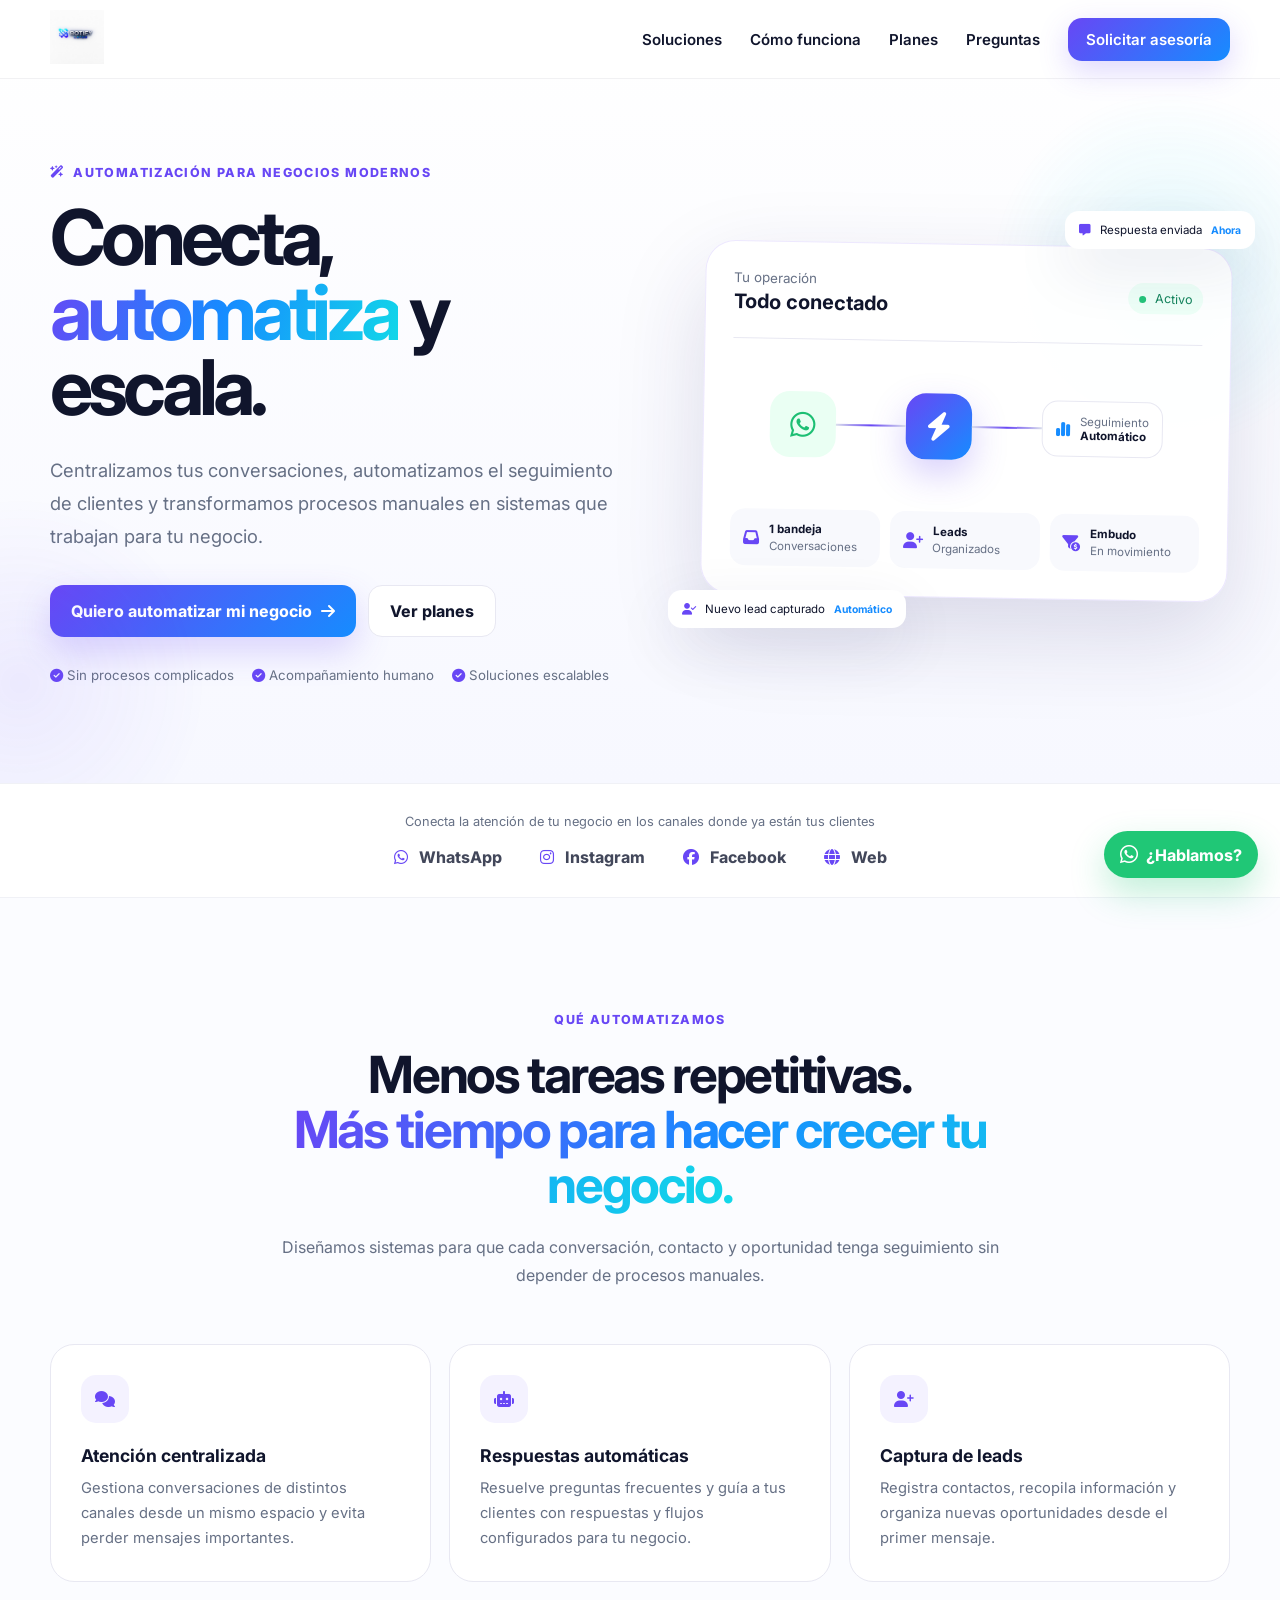
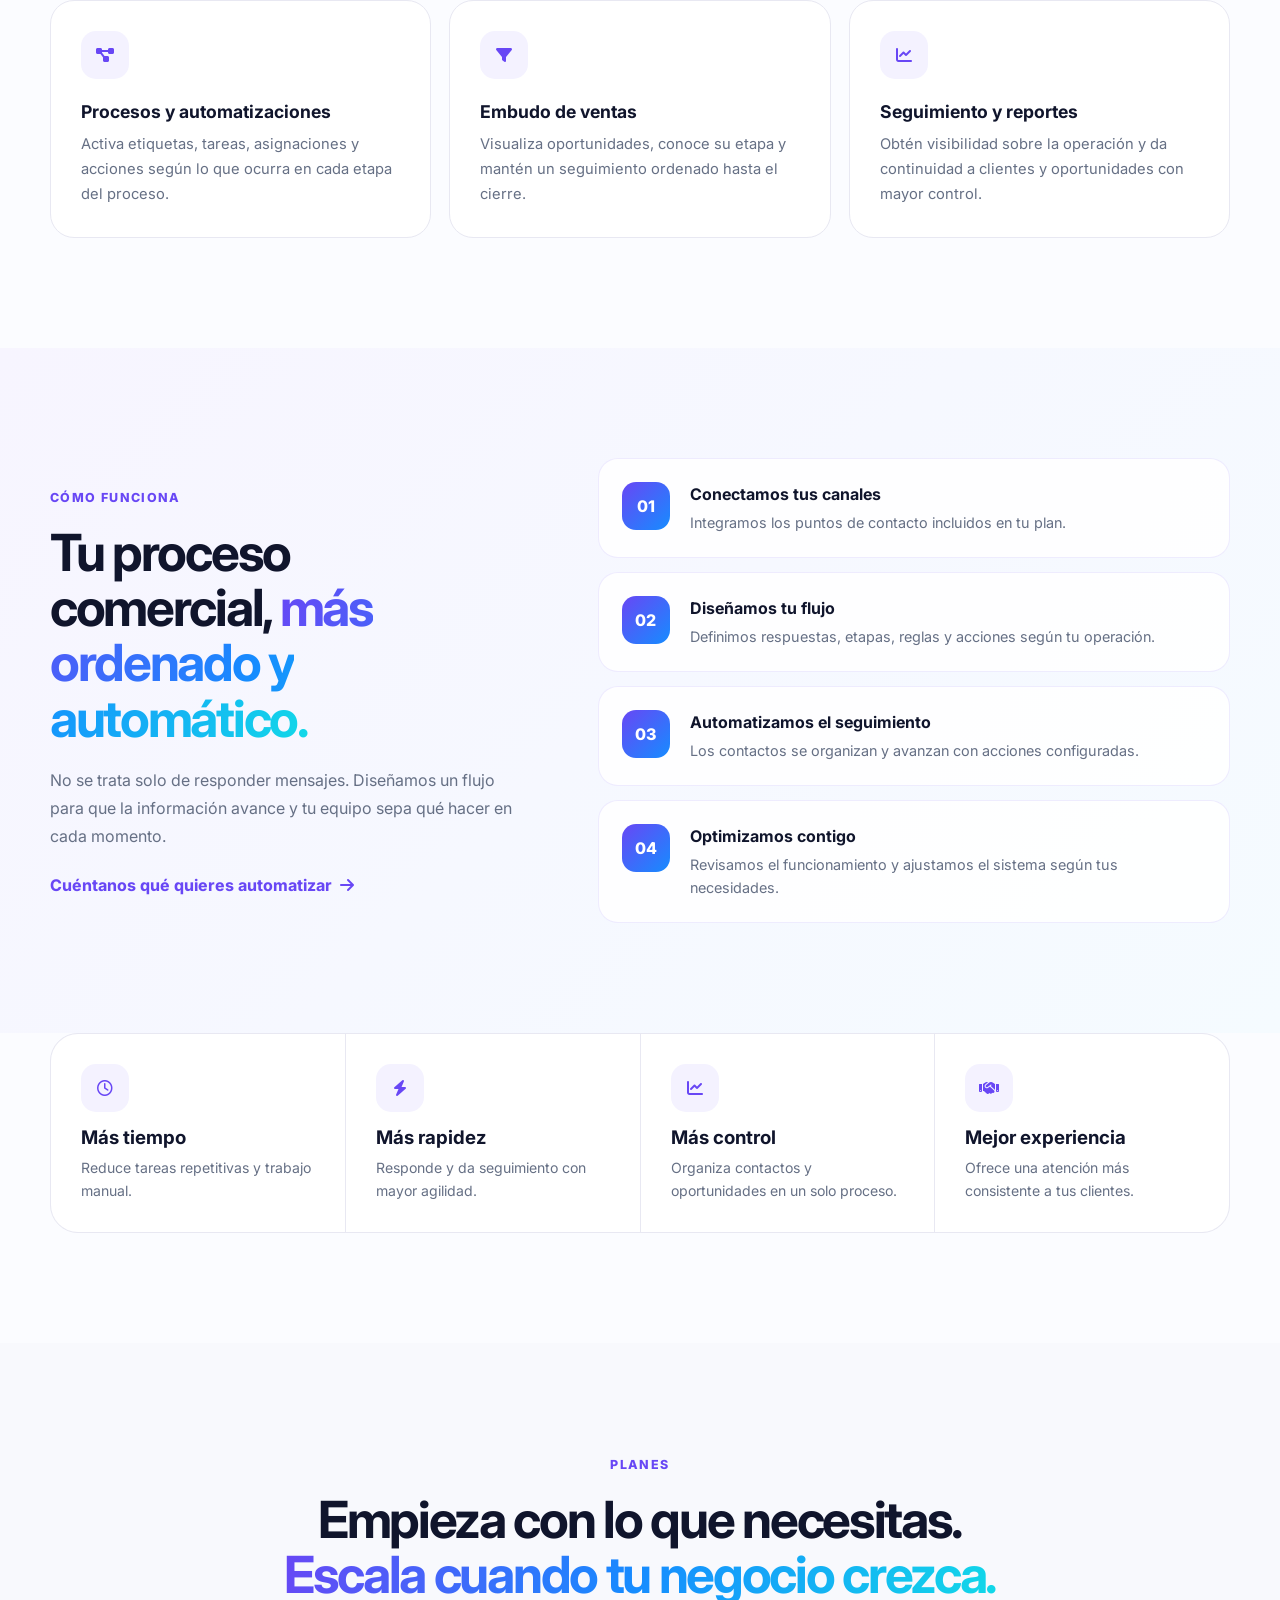
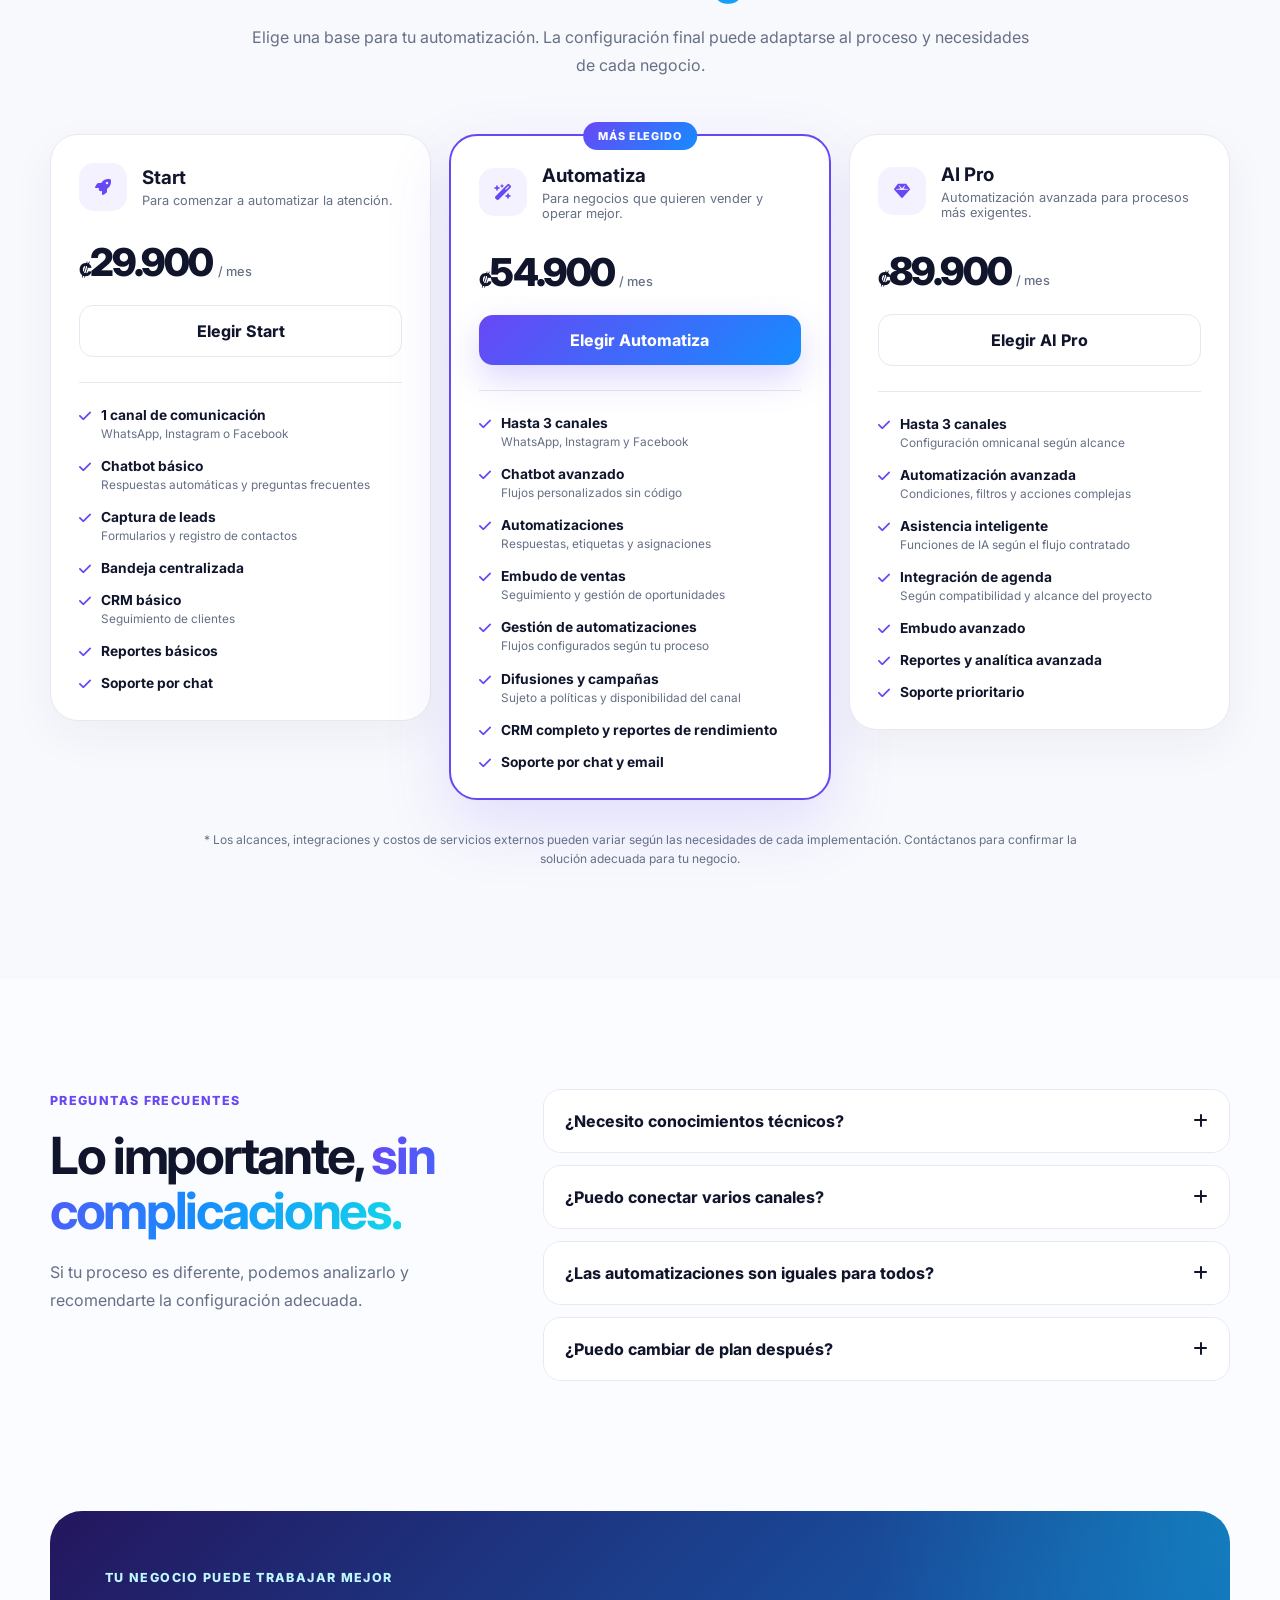
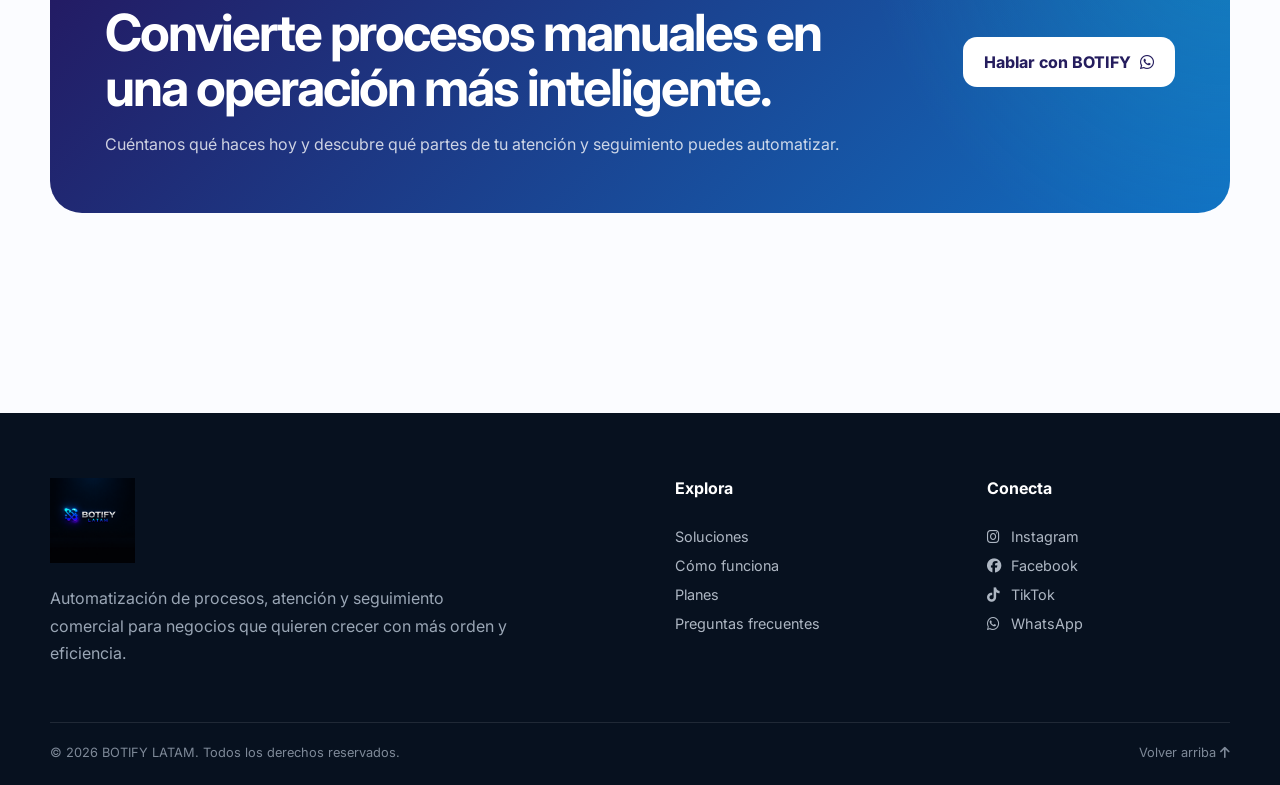
<file: index.html>
<!DOCTYPE html>
<html lang="es">
<head>
  <meta charset="UTF-8">
  <meta name="viewport" content="width=device-width, initial-scale=1.0">
  <meta name="description" content="BOTIFY LATAM automatiza la atención, el seguimiento comercial y los procesos de ventas de tu negocio en WhatsApp, Instagram y Facebook.">
  <meta name="theme-color" content="#6d4aff">
  <meta property="og:title" content="BOTIFY LATAM | Automatización para negocios">
  <meta property="og:description" content="Centraliza conversaciones, automatiza seguimientos y convierte más oportunidades en clientes.">
  <title>BOTIFY LATAM | Automatización para negocios</title>
  <link rel="icon" href="favicon.ico">
  <link rel="preconnect" href="https://fonts.googleapis.com">
  <link rel="preconnect" href="https://fonts.gstatic.com" crossorigin>
  <link href="https://fonts.googleapis.com/css2?family=Inter:wght@400;500;600;700;800&display=swap" rel="stylesheet">
  <link rel="stylesheet" href="https://cdnjs.cloudflare.com/ajax/libs/font-awesome/6.5.2/css/all.min.css">
  <link rel="stylesheet" href="style.css">
</head>
<body>
  <header class="site-header" id="top">
    <nav class="nav container" aria-label="Navegación principal">
      <a class="brand" href="#inicio" aria-label="BOTIFY LATAM, inicio">
        <img src="img/logo-botify-light.jpg" alt="BOTIFY LATAM">
      </a>
      <button class="menu-toggle" aria-label="Abrir menú" aria-expanded="false">
        <i class="fa-solid fa-bars"></i>
      </button>
      <div class="nav-links">
        <a href="#soluciones">Soluciones</a>
        <a href="#como-funciona">Cómo funciona</a>
        <a href="#planes">Planes</a>
        <a href="#faq">Preguntas</a>
        <a class="nav-cta" href="https://wa.link/00056a" target="_blank" rel="noopener">Solicitar asesoría</a>
      </div>
    </nav>
  </header>

  <main>
    <section class="hero" id="inicio">
      <div class="orb orb-one"></div><div class="orb orb-two"></div>
      <div class="container hero-grid">
        <div class="hero-copy reveal">
          <span class="eyebrow"><i class="fa-solid fa-wand-magic-sparkles"></i> Automatización para negocios modernos</span>
          <h1>Conecta, <span> automatiza</span> y escala.</h1>
          <p>Centralizamos tus conversaciones, automatizamos el seguimiento de clientes y transformamos procesos manuales en sistemas que trabajan para tu negocio.</p>
          <div class="hero-actions">
            <a class="btn btn-primary" href="https://wa.link/00056a" target="_blank" rel="noopener">Quiero automatizar mi negocio <i class="fa-solid fa-arrow-right"></i></a>
            <a class="btn btn-ghost" href="#planes">Ver planes</a>
          </div>
          <div class="trust-row">
            <span><i class="fa-solid fa-circle-check"></i> Sin procesos complicados</span>
            <span><i class="fa-solid fa-circle-check"></i> Acompañamiento humano</span>
            <span><i class="fa-solid fa-circle-check"></i> Soluciones escalables</span>
          </div>
        </div>

        <div class="automation-visual reveal">
          <div class="visual-card main-dashboard">
            <div class="dashboard-head">
              <div><small>Tu operación</small><strong>Todo conectado</strong></div>
              <span class="status"><i></i> Activo</span>
            </div>
            <div class="channel-row">
              <span class="channel whatsapp"><i class="fa-brands fa-whatsapp"></i></span>
              <span class="flow-line"></span>
              <span class="brain"><i class="fa-solid fa-bolt"></i></span>
              <span class="flow-line"></span>
              <div class="crm-mini"><i class="fa-solid fa-chart-simple"></i><span>Seguimiento<br><b>Automático</b></span></div>
            </div>
            <div class="mini-stats">
              <div><i class="fa-solid fa-inbox"></i><span><b>1 bandeja</b><small>Conversaciones</small></span></div>
              <div><i class="fa-solid fa-user-plus"></i><span><b>Leads</b><small>Organizados</small></span></div>
              <div><i class="fa-solid fa-filter-circle-dollar"></i><span><b>Embudo</b><small>En movimiento</small></span></div>
            </div>
          </div>
          <div class="float-card fc-one"><i class="fa-solid fa-message"></i><span>Respuesta enviada</span><b>Ahora</b></div>
          <div class="float-card fc-two"><i class="fa-solid fa-user-check"></i><span>Nuevo lead capturado</span><b>Automático</b></div>
        </div>
      </div>
    </section>

    <section class="logo-strip">
      <div class="container">
        <p>Conecta la atención de tu negocio en los canales donde ya están tus clientes</p>
        <div class="platforms">
          <span><i class="fa-brands fa-whatsapp"></i> WhatsApp</span>
          <span><i class="fa-brands fa-instagram"></i> Instagram</span>
          <span><i class="fa-brands fa-facebook"></i> Facebook</span>
          <span><i class="fa-solid fa-globe"></i> Web</span>
        </div>
      </div>
    </section>

    <section class="section" id="soluciones">
      <div class="container">
        <div class="section-heading reveal">
          <span class="eyebrow">Qué automatizamos</span>
          <h2>Menos tareas repetitivas.<br><span>Más tiempo para hacer crecer tu negocio.</span></h2>
          <p>Diseñamos sistemas para que cada conversación, contacto y oportunidad tenga seguimiento sin depender de procesos manuales.</p>
        </div>
        <div class="solutions-grid">
          <article class="solution-card reveal"><div class="icon-box"><i class="fa-solid fa-comments"></i></div><h3>Atención centralizada</h3><p>Gestiona conversaciones de distintos canales desde un mismo espacio y evita perder mensajes importantes.</p></article>
          <article class="solution-card reveal"><div class="icon-box"><i class="fa-solid fa-robot"></i></div><h3>Respuestas automáticas</h3><p>Resuelve preguntas frecuentes y guía a tus clientes con respuestas y flujos configurados para tu negocio.</p></article>
          <article class="solution-card reveal"><div class="icon-box"><i class="fa-solid fa-user-plus"></i></div><h3>Captura de leads</h3><p>Registra contactos, recopila información y organiza nuevas oportunidades desde el primer mensaje.</p></article>
          <article class="solution-card reveal"><div class="icon-box"><i class="fa-solid fa-diagram-project"></i></div><h3>Procesos y automatizaciones</h3><p>Activa etiquetas, tareas, asignaciones y acciones según lo que ocurra en cada etapa del proceso.</p></article>
          <article class="solution-card reveal"><div class="icon-box"><i class="fa-solid fa-filter"></i></div><h3>Embudo de ventas</h3><p>Visualiza oportunidades, conoce su etapa y mantén un seguimiento ordenado hasta el cierre.</p></article>
          <article class="solution-card reveal"><div class="icon-box"><i class="fa-solid fa-chart-line"></i></div><h3>Seguimiento y reportes</h3><p>Obtén visibilidad sobre la operación y da continuidad a clientes y oportunidades con mayor control.</p></article>
        </div>
      </div>
    </section>

    <section class="section process-section" id="como-funciona">
      <div class="container process-grid">
        <div class="process-copy reveal">
          <span class="eyebrow">Cómo funciona</span>
          <h2>Tu proceso comercial, <span>más ordenado y automático.</span></h2>
          <p>No se trata solo de responder mensajes. Diseñamos un flujo para que la información avance y tu equipo sepa qué hacer en cada momento.</p>
          <a class="text-link" href="https://wa.link/00056a" target="_blank" rel="noopener">Cuéntanos qué quieres automatizar <i class="fa-solid fa-arrow-right"></i></a>
        </div>
        <div class="steps">
          <article class="step reveal"><span>01</span><div><h3>Conectamos tus canales</h3><p>Integramos los puntos de contacto incluidos en tu plan.</p></div></article>
          <article class="step reveal"><span>02</span><div><h3>Diseñamos tu flujo</h3><p>Definimos respuestas, etapas, reglas y acciones según tu operación.</p></div></article>
          <article class="step reveal"><span>03</span><div><h3>Automatizamos el seguimiento</h3><p>Los contactos se organizan y avanzan con acciones configuradas.</p></div></article>
          <article class="step reveal"><span>04</span><div><h3>Optimizamos contigo</h3><p>Revisamos el funcionamiento y ajustamos el sistema según tus necesidades.</p></div></article>
        </div>
      </div>
    </section>

    <section class="section benefits">
      <div class="container">
        <div class="benefit-panel reveal">
          <div><span class="metric-icon"><i class="fa-regular fa-clock"></i></span><h3>Más tiempo</h3><p>Reduce tareas repetitivas y trabajo manual.</p></div>
          <div><span class="metric-icon"><i class="fa-solid fa-bolt"></i></span><h3>Más rapidez</h3><p>Responde y da seguimiento con mayor agilidad.</p></div>
          <div><span class="metric-icon"><i class="fa-solid fa-chart-line"></i></span><h3>Más control</h3><p>Organiza contactos y oportunidades en un solo proceso.</p></div>
          <div><span class="metric-icon"><i class="fa-solid fa-handshake"></i></span><h3>Mejor experiencia</h3><p>Ofrece una atención más consistente a tus clientes.</p></div>
        </div>
      </div>
    </section>

    <section class="section pricing-section" id="planes">
      <div class="container">
        <div class="section-heading reveal">
          <span class="eyebrow">Planes</span>
          <h2>Empieza con lo que necesitas.<br><span>Escala cuando tu negocio crezca.</span></h2>
          <p>Elige una base para tu automatización. La configuración final puede adaptarse al proceso y necesidades de cada negocio.</p>
        </div>

        <div class="pricing-grid">
          <article class="price-card reveal">
            <div class="plan-head"><span class="plan-icon"><i class="fa-solid fa-rocket"></i></span><div><h3>Start</h3><p>Para comenzar a automatizar la atención.</p></div></div>
            <div class="price"><small>₡</small>29.900 <span>/ mes</span></div>
            <a class="btn btn-outline" href="https://wa.link/00056a" target="_blank" rel="noopener">Elegir Start</a>
            <ul>
              <li><i class="fa-solid fa-check"></i><span><b>1 canal de comunicación</b><small>WhatsApp, Instagram o Facebook</small></span></li>
              <li><i class="fa-solid fa-check"></i><span><b>Chatbot básico</b><small>Respuestas automáticas y preguntas frecuentes</small></span></li>
              <li><i class="fa-solid fa-check"></i><span><b>Captura de leads</b><small>Formularios y registro de contactos</small></span></li>
              <li><i class="fa-solid fa-check"></i><span><b>Bandeja centralizada</b></span></li>
              <li><i class="fa-solid fa-check"></i><span><b>CRM básico</b><small>Seguimiento de clientes</small></span></li>
              <li><i class="fa-solid fa-check"></i><span><b>Reportes básicos</b></span></li>
              <li><i class="fa-solid fa-check"></i><span><b>Soporte por chat</b></span></li>
            </ul>
          </article>

          <article class="price-card featured reveal">
            <span class="popular">MÁS ELEGIDO</span>
            <div class="plan-head"><span class="plan-icon"><i class="fa-solid fa-wand-magic-sparkles"></i></span><div><h3>Automatiza</h3><p>Para negocios que quieren vender y operar mejor.</p></div></div>
            <div class="price"><small>₡</small>54.900 <span>/ mes</span></div>
            <a class="btn btn-primary" href="https://wa.link/00056a" target="_blank" rel="noopener">Elegir Automatiza</a>
            <ul>
              <li><i class="fa-solid fa-check"></i><span><b>Hasta 3 canales</b><small>WhatsApp, Instagram y Facebook</small></span></li>
              <li><i class="fa-solid fa-check"></i><span><b>Chatbot avanzado</b><small>Flujos personalizados sin código</small></span></li>
              <li><i class="fa-solid fa-check"></i><span><b>Automatizaciones</b><small>Respuestas, etiquetas y asignaciones</small></span></li>
              <li><i class="fa-solid fa-check"></i><span><b>Embudo de ventas</b><small>Seguimiento y gestión de oportunidades</small></span></li>
              <li><i class="fa-solid fa-check"></i><span><b>Gestión de automatizaciones</b><small>Flujos configurados según tu proceso</small></span></li>
              <li><i class="fa-solid fa-check"></i><span><b>Difusiones y campañas</b><small>Sujeto a políticas y disponibilidad del canal</small></span></li>
              <li><i class="fa-solid fa-check"></i><span><b>CRM completo y reportes de rendimiento</b></span></li>
              <li><i class="fa-solid fa-check"></i><span><b>Soporte por chat y email</b></span></li>
            </ul>
          </article>

          <article class="price-card reveal">
            <div class="plan-head"><span class="plan-icon"><i class="fa-solid fa-gem"></i></span><div><h3>AI Pro</h3><p>Automatización avanzada para procesos más exigentes.</p></div></div>
            <div class="price"><small>₡</small>89.900 <span>/ mes</span></div>
            <a class="btn btn-outline" href="https://wa.link/00056a" target="_blank" rel="noopener">Elegir AI Pro</a>
            <ul>
              <li><i class="fa-solid fa-check"></i><span><b>Hasta 3 canales</b><small>Configuración omnicanal según alcance</small></span></li>
              <li><i class="fa-solid fa-check"></i><span><b>Automatización avanzada</b><small>Condiciones, filtros y acciones complejas</small></span></li>
              <li><i class="fa-solid fa-check"></i><span><b>Asistencia inteligente</b><small>Funciones de IA según el flujo contratado</small></span></li>
              <li><i class="fa-solid fa-check"></i><span><b>Integración de agenda</b><small>Según compatibilidad y alcance del proyecto</small></span></li>
              <li><i class="fa-solid fa-check"></i><span><b>Embudo avanzado</b></span></li>
              <li><i class="fa-solid fa-check"></i><span><b>Reportes y analítica avanzada</b></span></li>
              <li><i class="fa-solid fa-check"></i><span><b>Soporte prioritario</b></span></li>
            </ul>
          </article>
        </div>
        <p class="pricing-note">* Los alcances, integraciones y costos de servicios externos pueden variar según las necesidades de cada implementación. Contáctanos para confirmar la solución adecuada para tu negocio.</p>
      </div>
    </section>

    <section class="section faq-section" id="faq">
      <div class="container faq-grid">
        <div class="faq-intro reveal">
          <span class="eyebrow">Preguntas frecuentes</span>
          <h2>Lo importante, <span>sin complicaciones.</span></h2>
          <p>Si tu proceso es diferente, podemos analizarlo y recomendarte la configuración adecuada.</p>
        </div>
        <div class="accordion">
          <article class="faq-item reveal"><button aria-expanded="false"><span>¿Necesito conocimientos técnicos?</span><i class="fa-solid fa-plus"></i></button><div class="faq-answer"><p>No. Botify Latam se encarga de configurar la solución y acompañarte en su uso.</p></div></article>
          <article class="faq-item reveal"><button aria-expanded="false"><span>¿Puedo conectar varios canales?</span><i class="fa-solid fa-plus"></i></button><div class="faq-answer"><p>Sí. La cantidad de canales depende del plan y de la configuración requerida por tu negocio.</p></div></article>
          <article class="faq-item reveal"><button aria-expanded="false"><span>¿Las automatizaciones son iguales para todos?</span><i class="fa-solid fa-plus"></i></button><div class="faq-answer"><p>No. Los flujos pueden configurarse de acuerdo con tu proceso, el plan contratado y el alcance acordado.</p></div></article>
          <article class="faq-item reveal"><button aria-expanded="false"><span>¿Puedo cambiar de plan después?</span><i class="fa-solid fa-plus"></i></button><div class="faq-answer"><p>Sí. Puedes escalar la solución conforme aumenten tus necesidades de automatización.</p></div></article>
        </div>
      </div>
    </section>

    <section class="section final-cta">
      <div class="container">
        <div class="cta-card reveal">
          <div><span class="eyebrow light">Tu negocio puede trabajar mejor</span><h2>Convierte procesos manuales en una operación más inteligente.</h2><p>Cuéntanos qué haces hoy y descubre qué partes de tu atención y seguimiento puedes automatizar.</p></div>
          <a class="btn btn-white" href="https://wa.link/00056a" target="_blank" rel="noopener">Hablar con BOTIFY <i class="fa-brands fa-whatsapp"></i></a>
        </div>
      </div>
    </section>
  </main>

  <a class="whatsapp-float" href="https://wa.link/00056a" target="_blank" rel="noopener" aria-label="Contactar por WhatsApp"><i class="fa-brands fa-whatsapp"></i><span>¿Hablamos?</span></a>

  <footer id="contacto">
    <div class="container footer-grid">
      <div class="footer-brand">
        <img src="img/logo-botify-dark.png" alt="BOTIFY LATAM">
        <p>Automatización de procesos, atención y seguimiento comercial para negocios que quieren crecer con más orden y eficiencia.</p>
      </div>
      <div><h4>Explora</h4><a href="#soluciones">Soluciones</a><a href="#como-funciona">Cómo funciona</a><a href="#planes">Planes</a><a href="#faq">Preguntas frecuentes</a></div>
      <div><h4>Conecta</h4>
        <a href="https://www.instagram.com/botifycr?igsh=N3IyY3BxbDhmNGVw&utm_source=qr" target="_blank" rel="noopener"><i class="fa-brands fa-instagram"></i> Instagram</a>
        <a href="https://www.facebook.com/share/1Hq3fFdEsy/?mibextid=wwXIfr" target="_blank" rel="noopener"><i class="fa-brands fa-facebook"></i> Facebook</a>
        <a href="https://www.tiktok.com/@botify.latam.cost?_r=1&_t=ZS-951j5EH8V7J" target="_blank" rel="noopener"><i class="fa-brands fa-tiktok"></i> TikTok</a>
        <a href="https://wa.link/00056a" target="_blank" rel="noopener"><i class="fa-brands fa-whatsapp"></i> WhatsApp</a>
      </div>
    </div>
    <div class="container footer-bottom"><span>© <span id="year"></span> BOTIFY LATAM. Todos los derechos reservados.</span><a href="#top">Volver arriba <i class="fa-solid fa-arrow-up"></i></a></div>
  </footer>
  <script src="script.js"></script>
</body>
</html>
</file>
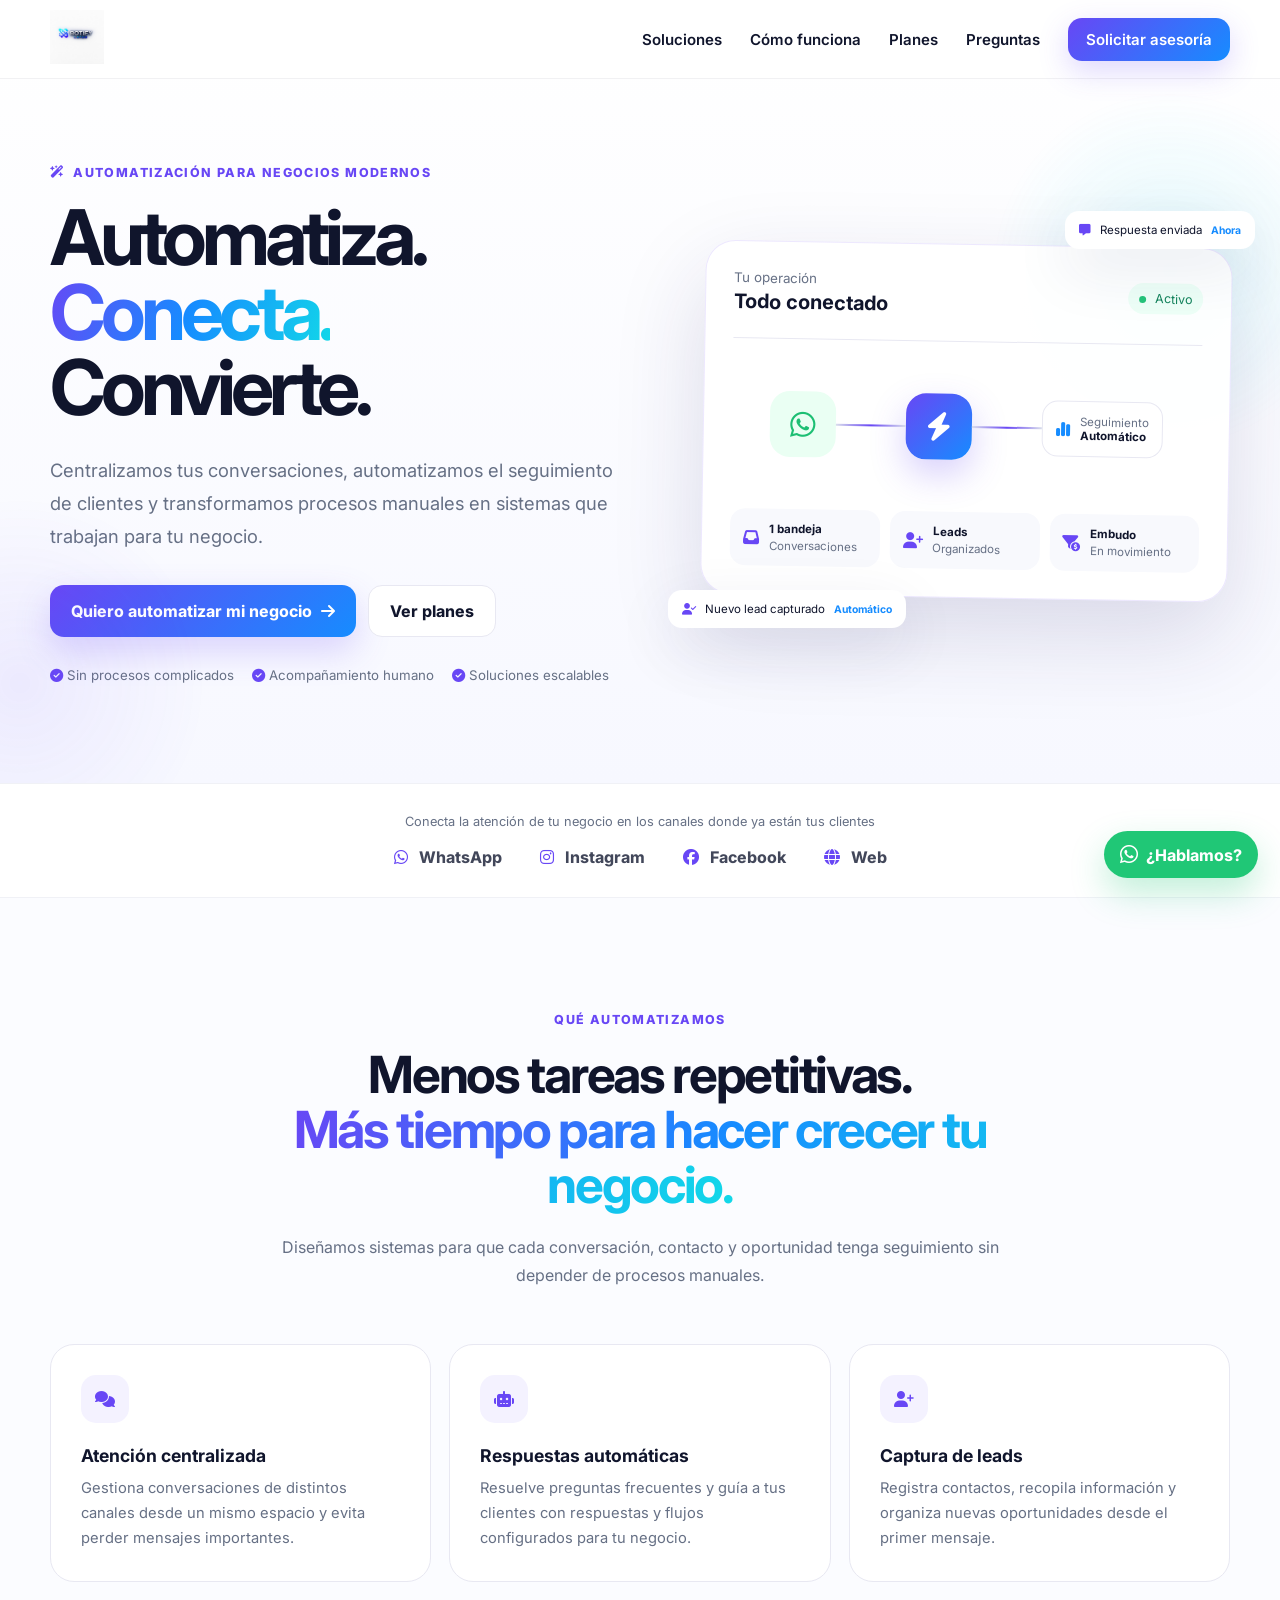
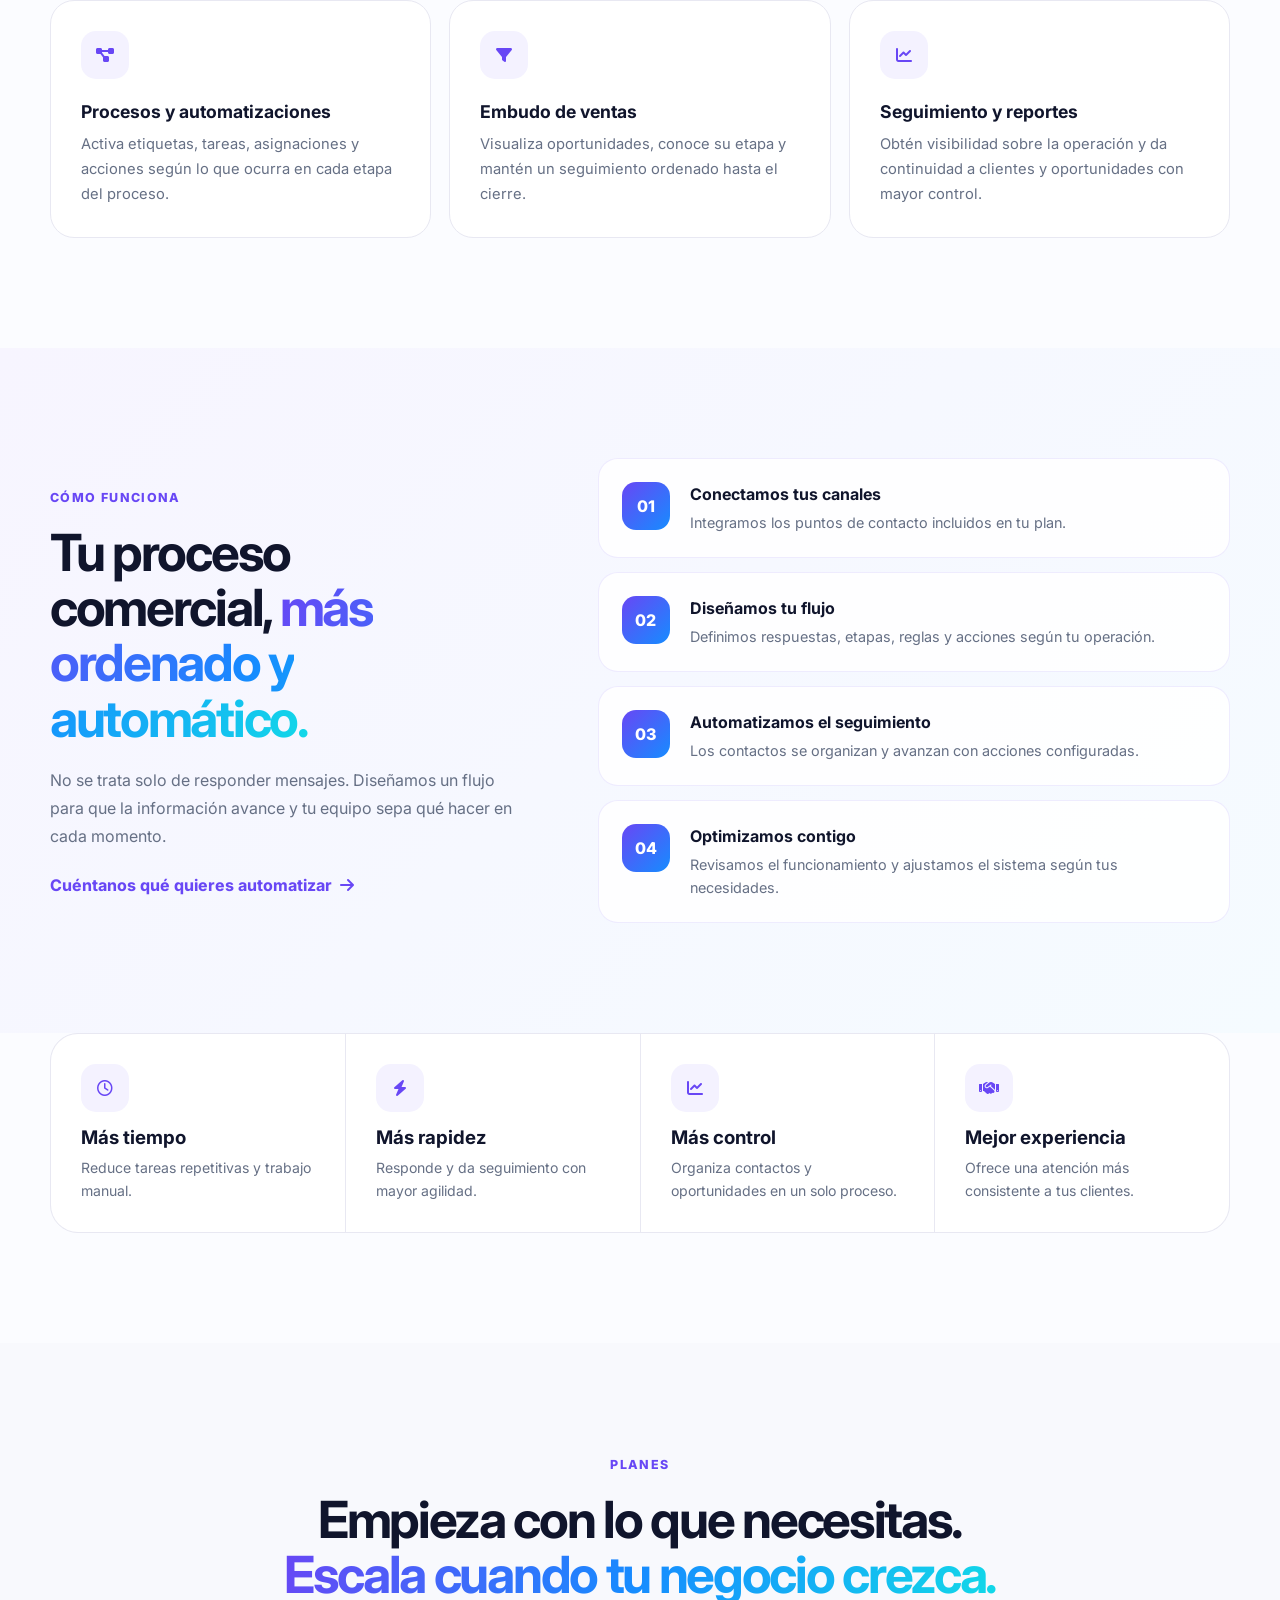
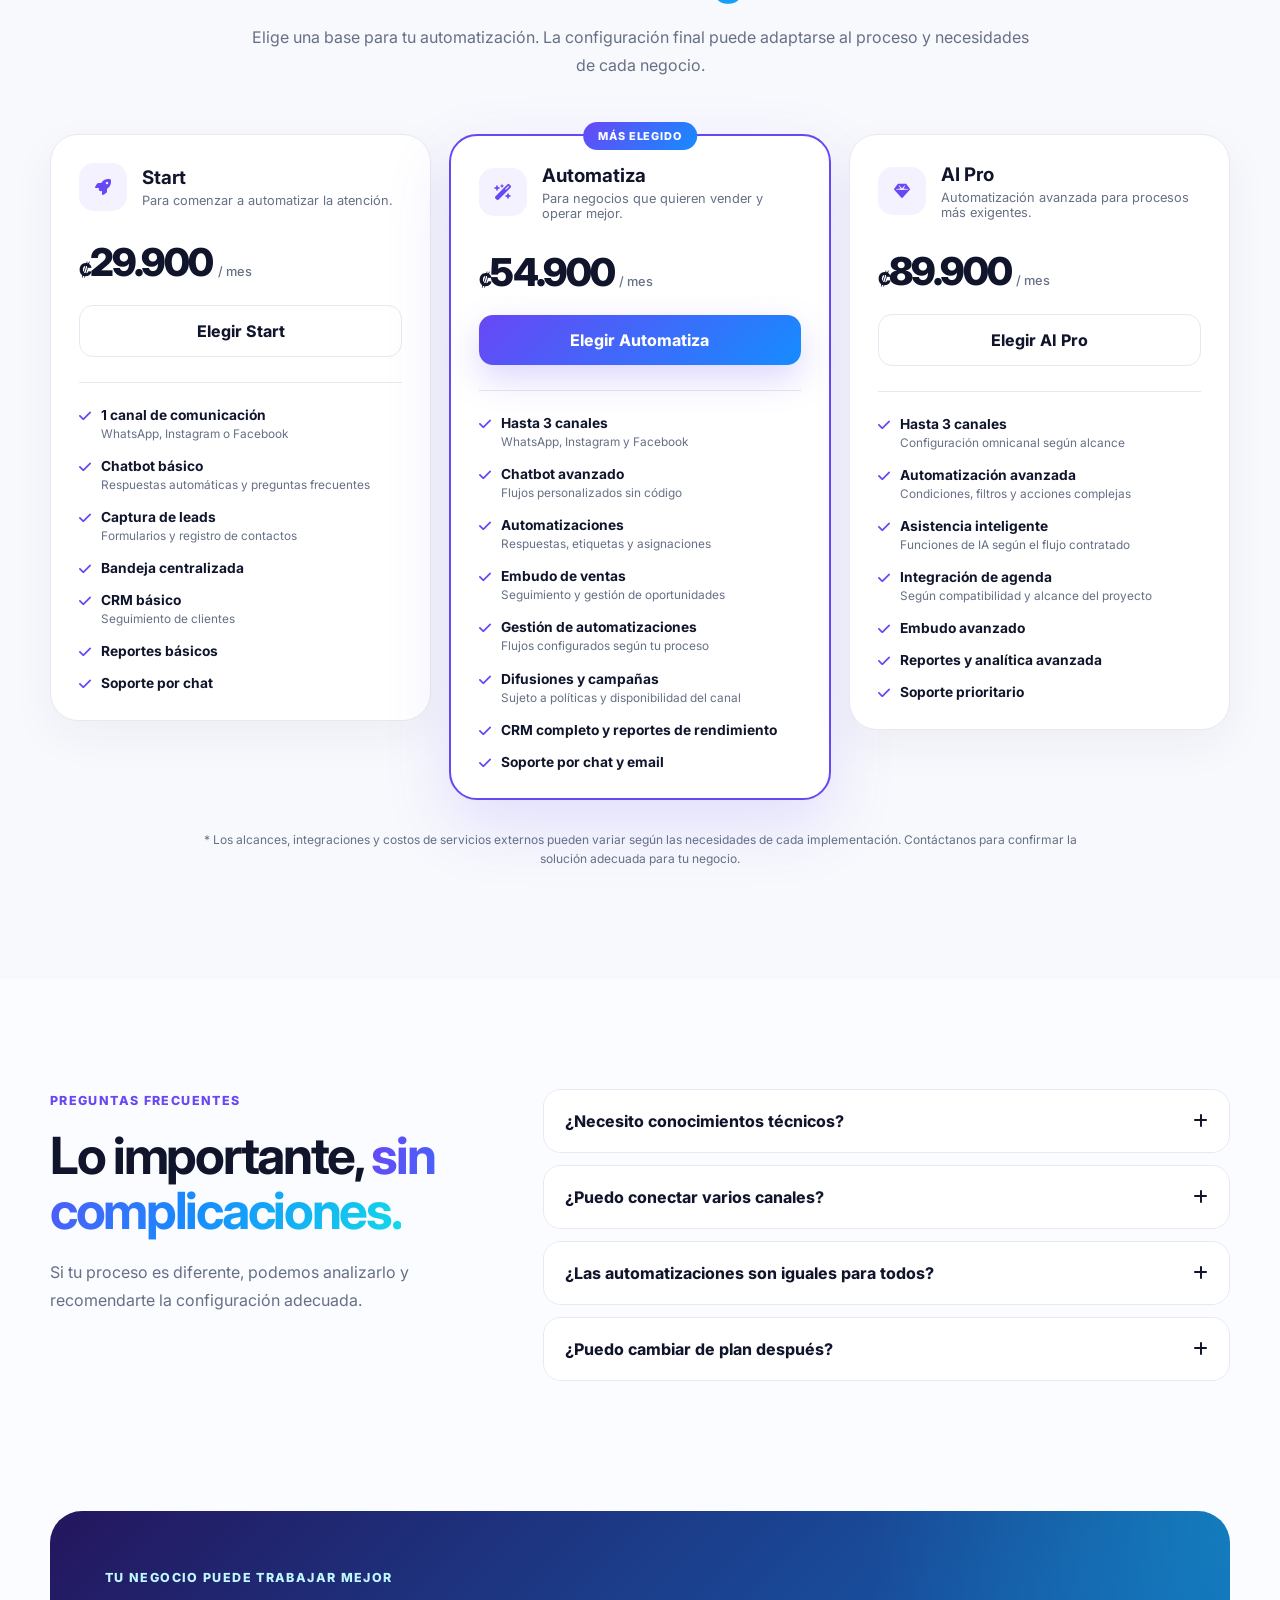
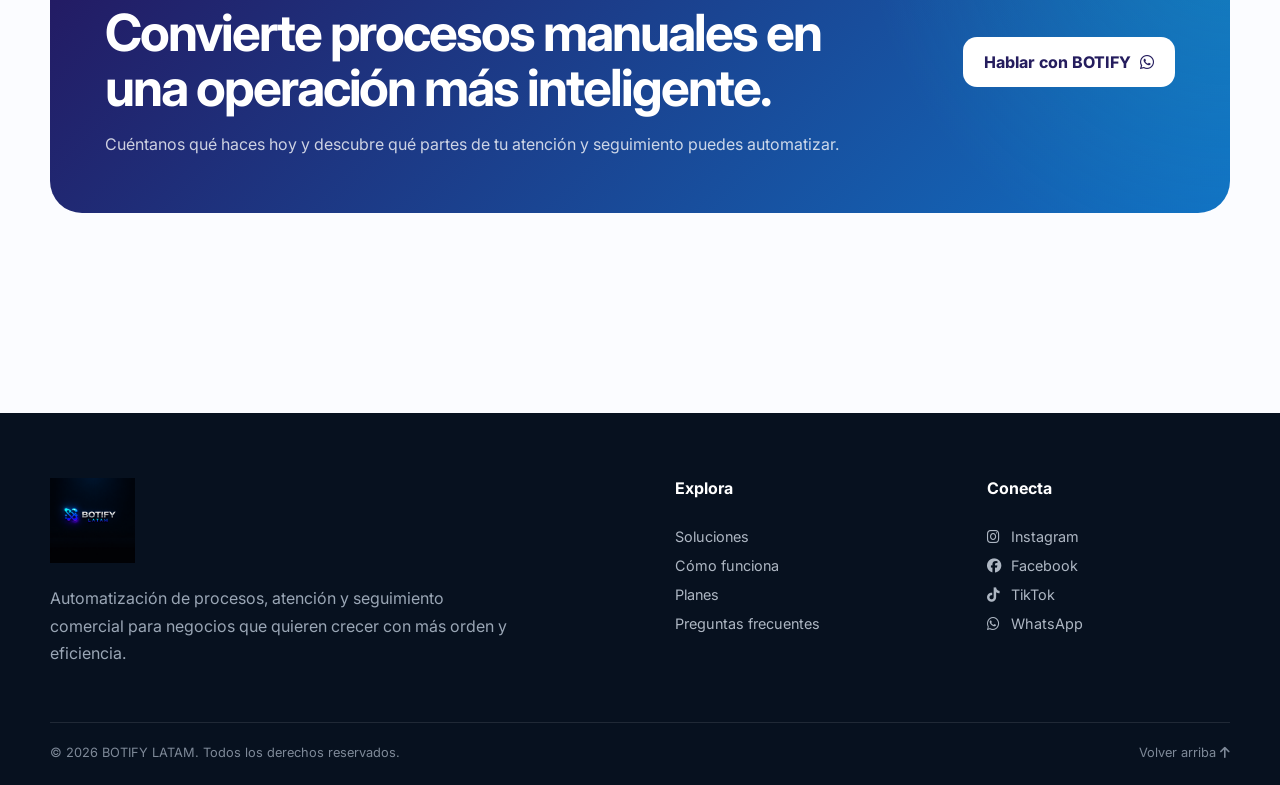
<file: botify-latam-web/index.html>
<!DOCTYPE html>
<html lang="es">
<head>
  <meta charset="UTF-8">
  <meta name="viewport" content="width=device-width, initial-scale=1.0">
  <meta name="description" content="BOTIFY LATAM automatiza la atención, el seguimiento comercial y los procesos de ventas de tu negocio en WhatsApp, Instagram y Facebook.">
  <meta name="theme-color" content="#6d4aff">
  <meta property="og:title" content="BOTIFY LATAM | Automatización para negocios">
  <meta property="og:description" content="Centraliza conversaciones, automatiza seguimientos y convierte más oportunidades en clientes.">
  <title>BOTIFY LATAM | Automatización para negocios</title>
  <link rel="icon" href="favicon.ico">
  <link rel="preconnect" href="https://fonts.googleapis.com">
  <link rel="preconnect" href="https://fonts.gstatic.com" crossorigin>
  <link href="https://fonts.googleapis.com/css2?family=Inter:wght@400;500;600;700;800&display=swap" rel="stylesheet">
  <link rel="stylesheet" href="https://cdnjs.cloudflare.com/ajax/libs/font-awesome/6.5.2/css/all.min.css">
  <link rel="stylesheet" href="style.css">
</head>
<body>
  <header class="site-header" id="top">
    <nav class="nav container" aria-label="Navegación principal">
      <a class="brand" href="#inicio" aria-label="BOTIFY LATAM, inicio">
        <img src="img/logo-botify-light.jpg" alt="BOTIFY LATAM">
      </a>
      <button class="menu-toggle" aria-label="Abrir menú" aria-expanded="false">
        <i class="fa-solid fa-bars"></i>
      </button>
      <div class="nav-links">
        <a href="#soluciones">Soluciones</a>
        <a href="#como-funciona">Cómo funciona</a>
        <a href="#planes">Planes</a>
        <a href="#faq">Preguntas</a>
        <a class="nav-cta" href="https://wa.link/00056a" target="_blank" rel="noopener">Solicitar asesoría</a>
      </div>
    </nav>
  </header>

  <main>
    <section class="hero" id="inicio">
      <div class="orb orb-one"></div><div class="orb orb-two"></div>
      <div class="container hero-grid">
        <div class="hero-copy reveal">
          <span class="eyebrow"><i class="fa-solid fa-wand-magic-sparkles"></i> Automatización para negocios modernos</span>
          <h1>Automatiza. <span>Conecta.</span> Convierte.</h1>
          <p>Centralizamos tus conversaciones, automatizamos el seguimiento de clientes y transformamos procesos manuales en sistemas que trabajan para tu negocio.</p>
          <div class="hero-actions">
            <a class="btn btn-primary" href="https://wa.link/00056a" target="_blank" rel="noopener">Quiero automatizar mi negocio <i class="fa-solid fa-arrow-right"></i></a>
            <a class="btn btn-ghost" href="#planes">Ver planes</a>
          </div>
          <div class="trust-row">
            <span><i class="fa-solid fa-circle-check"></i> Sin procesos complicados</span>
            <span><i class="fa-solid fa-circle-check"></i> Acompañamiento humano</span>
            <span><i class="fa-solid fa-circle-check"></i> Soluciones escalables</span>
          </div>
        </div>

        <div class="automation-visual reveal">
          <div class="visual-card main-dashboard">
            <div class="dashboard-head">
              <div><small>Tu operación</small><strong>Todo conectado</strong></div>
              <span class="status"><i></i> Activo</span>
            </div>
            <div class="channel-row">
              <span class="channel whatsapp"><i class="fa-brands fa-whatsapp"></i></span>
              <span class="flow-line"></span>
              <span class="brain"><i class="fa-solid fa-bolt"></i></span>
              <span class="flow-line"></span>
              <div class="crm-mini"><i class="fa-solid fa-chart-simple"></i><span>Seguimiento<br><b>Automático</b></span></div>
            </div>
            <div class="mini-stats">
              <div><i class="fa-solid fa-inbox"></i><span><b>1 bandeja</b><small>Conversaciones</small></span></div>
              <div><i class="fa-solid fa-user-plus"></i><span><b>Leads</b><small>Organizados</small></span></div>
              <div><i class="fa-solid fa-filter-circle-dollar"></i><span><b>Embudo</b><small>En movimiento</small></span></div>
            </div>
          </div>
          <div class="float-card fc-one"><i class="fa-solid fa-message"></i><span>Respuesta enviada</span><b>Ahora</b></div>
          <div class="float-card fc-two"><i class="fa-solid fa-user-check"></i><span>Nuevo lead capturado</span><b>Automático</b></div>
        </div>
      </div>
    </section>

    <section class="logo-strip">
      <div class="container">
        <p>Conecta la atención de tu negocio en los canales donde ya están tus clientes</p>
        <div class="platforms">
          <span><i class="fa-brands fa-whatsapp"></i> WhatsApp</span>
          <span><i class="fa-brands fa-instagram"></i> Instagram</span>
          <span><i class="fa-brands fa-facebook"></i> Facebook</span>
          <span><i class="fa-solid fa-globe"></i> Web</span>
        </div>
      </div>
    </section>

    <section class="section" id="soluciones">
      <div class="container">
        <div class="section-heading reveal">
          <span class="eyebrow">Qué automatizamos</span>
          <h2>Menos tareas repetitivas.<br><span>Más tiempo para hacer crecer tu negocio.</span></h2>
          <p>Diseñamos sistemas para que cada conversación, contacto y oportunidad tenga seguimiento sin depender de procesos manuales.</p>
        </div>
        <div class="solutions-grid">
          <article class="solution-card reveal"><div class="icon-box"><i class="fa-solid fa-comments"></i></div><h3>Atención centralizada</h3><p>Gestiona conversaciones de distintos canales desde un mismo espacio y evita perder mensajes importantes.</p></article>
          <article class="solution-card reveal"><div class="icon-box"><i class="fa-solid fa-robot"></i></div><h3>Respuestas automáticas</h3><p>Resuelve preguntas frecuentes y guía a tus clientes con respuestas y flujos configurados para tu negocio.</p></article>
          <article class="solution-card reveal"><div class="icon-box"><i class="fa-solid fa-user-plus"></i></div><h3>Captura de leads</h3><p>Registra contactos, recopila información y organiza nuevas oportunidades desde el primer mensaje.</p></article>
          <article class="solution-card reveal"><div class="icon-box"><i class="fa-solid fa-diagram-project"></i></div><h3>Procesos y automatizaciones</h3><p>Activa etiquetas, tareas, asignaciones y acciones según lo que ocurra en cada etapa del proceso.</p></article>
          <article class="solution-card reveal"><div class="icon-box"><i class="fa-solid fa-filter"></i></div><h3>Embudo de ventas</h3><p>Visualiza oportunidades, conoce su etapa y mantén un seguimiento ordenado hasta el cierre.</p></article>
          <article class="solution-card reveal"><div class="icon-box"><i class="fa-solid fa-chart-line"></i></div><h3>Seguimiento y reportes</h3><p>Obtén visibilidad sobre la operación y da continuidad a clientes y oportunidades con mayor control.</p></article>
        </div>
      </div>
    </section>

    <section class="section process-section" id="como-funciona">
      <div class="container process-grid">
        <div class="process-copy reveal">
          <span class="eyebrow">Cómo funciona</span>
          <h2>Tu proceso comercial, <span>más ordenado y automático.</span></h2>
          <p>No se trata solo de responder mensajes. Diseñamos un flujo para que la información avance y tu equipo sepa qué hacer en cada momento.</p>
          <a class="text-link" href="https://wa.link/00056a" target="_blank" rel="noopener">Cuéntanos qué quieres automatizar <i class="fa-solid fa-arrow-right"></i></a>
        </div>
        <div class="steps">
          <article class="step reveal"><span>01</span><div><h3>Conectamos tus canales</h3><p>Integramos los puntos de contacto incluidos en tu plan.</p></div></article>
          <article class="step reveal"><span>02</span><div><h3>Diseñamos tu flujo</h3><p>Definimos respuestas, etapas, reglas y acciones según tu operación.</p></div></article>
          <article class="step reveal"><span>03</span><div><h3>Automatizamos el seguimiento</h3><p>Los contactos se organizan y avanzan con acciones configuradas.</p></div></article>
          <article class="step reveal"><span>04</span><div><h3>Optimizamos contigo</h3><p>Revisamos el funcionamiento y ajustamos el sistema según tus necesidades.</p></div></article>
        </div>
      </div>
    </section>

    <section class="section benefits">
      <div class="container">
        <div class="benefit-panel reveal">
          <div><span class="metric-icon"><i class="fa-regular fa-clock"></i></span><h3>Más tiempo</h3><p>Reduce tareas repetitivas y trabajo manual.</p></div>
          <div><span class="metric-icon"><i class="fa-solid fa-bolt"></i></span><h3>Más rapidez</h3><p>Responde y da seguimiento con mayor agilidad.</p></div>
          <div><span class="metric-icon"><i class="fa-solid fa-chart-line"></i></span><h3>Más control</h3><p>Organiza contactos y oportunidades en un solo proceso.</p></div>
          <div><span class="metric-icon"><i class="fa-solid fa-handshake"></i></span><h3>Mejor experiencia</h3><p>Ofrece una atención más consistente a tus clientes.</p></div>
        </div>
      </div>
    </section>

    <section class="section pricing-section" id="planes">
      <div class="container">
        <div class="section-heading reveal">
          <span class="eyebrow">Planes</span>
          <h2>Empieza con lo que necesitas.<br><span>Escala cuando tu negocio crezca.</span></h2>
          <p>Elige una base para tu automatización. La configuración final puede adaptarse al proceso y necesidades de cada negocio.</p>
        </div>

        <div class="pricing-grid">
          <article class="price-card reveal">
            <div class="plan-head"><span class="plan-icon"><i class="fa-solid fa-rocket"></i></span><div><h3>Start</h3><p>Para comenzar a automatizar la atención.</p></div></div>
            <div class="price"><small>₡</small>29.900 <span>/ mes</span></div>
            <a class="btn btn-outline" href="https://wa.link/00056a" target="_blank" rel="noopener">Elegir Start</a>
            <ul>
              <li><i class="fa-solid fa-check"></i><span><b>1 canal de comunicación</b><small>WhatsApp, Instagram o Facebook</small></span></li>
              <li><i class="fa-solid fa-check"></i><span><b>Chatbot básico</b><small>Respuestas automáticas y preguntas frecuentes</small></span></li>
              <li><i class="fa-solid fa-check"></i><span><b>Captura de leads</b><small>Formularios y registro de contactos</small></span></li>
              <li><i class="fa-solid fa-check"></i><span><b>Bandeja centralizada</b></span></li>
              <li><i class="fa-solid fa-check"></i><span><b>CRM básico</b><small>Seguimiento de clientes</small></span></li>
              <li><i class="fa-solid fa-check"></i><span><b>Reportes básicos</b></span></li>
              <li><i class="fa-solid fa-check"></i><span><b>Soporte por chat</b></span></li>
            </ul>
          </article>

          <article class="price-card featured reveal">
            <span class="popular">MÁS ELEGIDO</span>
            <div class="plan-head"><span class="plan-icon"><i class="fa-solid fa-wand-magic-sparkles"></i></span><div><h3>Automatiza</h3><p>Para negocios que quieren vender y operar mejor.</p></div></div>
            <div class="price"><small>₡</small>54.900 <span>/ mes</span></div>
            <a class="btn btn-primary" href="https://wa.link/00056a" target="_blank" rel="noopener">Elegir Automatiza</a>
            <ul>
              <li><i class="fa-solid fa-check"></i><span><b>Hasta 3 canales</b><small>WhatsApp, Instagram y Facebook</small></span></li>
              <li><i class="fa-solid fa-check"></i><span><b>Chatbot avanzado</b><small>Flujos personalizados sin código</small></span></li>
              <li><i class="fa-solid fa-check"></i><span><b>Automatizaciones</b><small>Respuestas, etiquetas y asignaciones</small></span></li>
              <li><i class="fa-solid fa-check"></i><span><b>Embudo de ventas</b><small>Seguimiento y gestión de oportunidades</small></span></li>
              <li><i class="fa-solid fa-check"></i><span><b>Gestión de automatizaciones</b><small>Flujos configurados según tu proceso</small></span></li>
              <li><i class="fa-solid fa-check"></i><span><b>Difusiones y campañas</b><small>Sujeto a políticas y disponibilidad del canal</small></span></li>
              <li><i class="fa-solid fa-check"></i><span><b>CRM completo y reportes de rendimiento</b></span></li>
              <li><i class="fa-solid fa-check"></i><span><b>Soporte por chat y email</b></span></li>
            </ul>
          </article>

          <article class="price-card reveal">
            <div class="plan-head"><span class="plan-icon"><i class="fa-solid fa-gem"></i></span><div><h3>AI Pro</h3><p>Automatización avanzada para procesos más exigentes.</p></div></div>
            <div class="price"><small>₡</small>89.900 <span>/ mes</span></div>
            <a class="btn btn-outline" href="https://wa.link/00056a" target="_blank" rel="noopener">Elegir AI Pro</a>
            <ul>
              <li><i class="fa-solid fa-check"></i><span><b>Hasta 3 canales</b><small>Configuración omnicanal según alcance</small></span></li>
              <li><i class="fa-solid fa-check"></i><span><b>Automatización avanzada</b><small>Condiciones, filtros y acciones complejas</small></span></li>
              <li><i class="fa-solid fa-check"></i><span><b>Asistencia inteligente</b><small>Funciones de IA según el flujo contratado</small></span></li>
              <li><i class="fa-solid fa-check"></i><span><b>Integración de agenda</b><small>Según compatibilidad y alcance del proyecto</small></span></li>
              <li><i class="fa-solid fa-check"></i><span><b>Embudo avanzado</b></span></li>
              <li><i class="fa-solid fa-check"></i><span><b>Reportes y analítica avanzada</b></span></li>
              <li><i class="fa-solid fa-check"></i><span><b>Soporte prioritario</b></span></li>
            </ul>
          </article>
        </div>
        <p class="pricing-note">* Los alcances, integraciones y costos de servicios externos pueden variar según las necesidades de cada implementación. Contáctanos para confirmar la solución adecuada para tu negocio.</p>
      </div>
    </section>

    <section class="section faq-section" id="faq">
      <div class="container faq-grid">
        <div class="faq-intro reveal">
          <span class="eyebrow">Preguntas frecuentes</span>
          <h2>Lo importante, <span>sin complicaciones.</span></h2>
          <p>Si tu proceso es diferente, podemos analizarlo y recomendarte la configuración adecuada.</p>
        </div>
        <div class="accordion">
          <article class="faq-item reveal"><button aria-expanded="false"><span>¿Necesito conocimientos técnicos?</span><i class="fa-solid fa-plus"></i></button><div class="faq-answer"><p>No. BOTIFY LATAM se encarga de configurar la solución y acompañarte en su uso.</p></div></article>
          <article class="faq-item reveal"><button aria-expanded="false"><span>¿Puedo conectar varios canales?</span><i class="fa-solid fa-plus"></i></button><div class="faq-answer"><p>Sí. La cantidad de canales depende del plan y de la configuración requerida por tu negocio.</p></div></article>
          <article class="faq-item reveal"><button aria-expanded="false"><span>¿Las automatizaciones son iguales para todos?</span><i class="fa-solid fa-plus"></i></button><div class="faq-answer"><p>No. Los flujos pueden configurarse de acuerdo con tu proceso, el plan contratado y el alcance acordado.</p></div></article>
          <article class="faq-item reveal"><button aria-expanded="false"><span>¿Puedo cambiar de plan después?</span><i class="fa-solid fa-plus"></i></button><div class="faq-answer"><p>Sí. Puedes escalar la solución conforme aumenten tus necesidades de automatización.</p></div></article>
        </div>
      </div>
    </section>

    <section class="section final-cta">
      <div class="container">
        <div class="cta-card reveal">
          <div><span class="eyebrow light">Tu negocio puede trabajar mejor</span><h2>Convierte procesos manuales en una operación más inteligente.</h2><p>Cuéntanos qué haces hoy y descubre qué partes de tu atención y seguimiento puedes automatizar.</p></div>
          <a class="btn btn-white" href="https://wa.link/00056a" target="_blank" rel="noopener">Hablar con BOTIFY <i class="fa-brands fa-whatsapp"></i></a>
        </div>
      </div>
    </section>
  </main>

  <a class="whatsapp-float" href="https://wa.link/00056a" target="_blank" rel="noopener" aria-label="Contactar por WhatsApp"><i class="fa-brands fa-whatsapp"></i><span>¿Hablamos?</span></a>

  <footer id="contacto">
    <div class="container footer-grid">
      <div class="footer-brand">
        <img src="img/logo-botify-dark.png" alt="BOTIFY LATAM">
        <p>Automatización de procesos, atención y seguimiento comercial para negocios que quieren crecer con más orden y eficiencia.</p>
      </div>
      <div><h4>Explora</h4><a href="#soluciones">Soluciones</a><a href="#como-funciona">Cómo funciona</a><a href="#planes">Planes</a><a href="#faq">Preguntas frecuentes</a></div>
      <div><h4>Conecta</h4>
        <a href="https://www.instagram.com/botifycr?igsh=N3IyY3BxbDhmNGVw&utm_source=qr" target="_blank" rel="noopener"><i class="fa-brands fa-instagram"></i> Instagram</a>
        <a href="https://www.facebook.com/share/1Hq3fFdEsy/?mibextid=wwXIfr" target="_blank" rel="noopener"><i class="fa-brands fa-facebook"></i> Facebook</a>
        <a href="https://www.tiktok.com/@botify.latam.cost?_r=1&_t=ZS-951j5EH8V7J" target="_blank" rel="noopener"><i class="fa-brands fa-tiktok"></i> TikTok</a>
        <a href="https://wa.link/00056a" target="_blank" rel="noopener"><i class="fa-brands fa-whatsapp"></i> WhatsApp</a>
      </div>
    </div>
    <div class="container footer-bottom"><span>© <span id="year"></span> BOTIFY LATAM. Todos los derechos reservados.</span><a href="#top">Volver arriba <i class="fa-solid fa-arrow-up"></i></a></div>
  </footer>
  <script src="script.js"></script>
</body>
</html>
</file>
<file: style.css>
:root{--ink:#10152c;--muted:#667085;--purple:#6847f5;--blue:#168cff;--cyan:#12d9e8;--lav:#f4f2ff;--surface:#fff;--line:#e8e8f2;--dark:#07111f;--radius:24px;--shadow:0 20px 60px rgba(42,35,98,.10)}
*{box-sizing:border-box;margin:0;padding:0}html{scroll-behavior:smooth}body{font-family:Inter,sans-serif;color:var(--ink);background:#fbfcff;overflow-x:hidden}a{text-decoration:none;color:inherit}button{font:inherit}.container{width:min(1180px,calc(100% - 40px));margin:auto}.site-header{position:fixed;top:0;width:100%;z-index:1000;background:rgba(255,255,255,.82);backdrop-filter:blur(18px);border-bottom:1px solid rgba(20,24,50,.06)}.nav{height:78px;display:flex;align-items:center;justify-content:space-between}.brand img{width:190px;height:54px;object-fit:contain;object-position:left center}.nav-links{display:flex;align-items:center;gap:28px;font-size:.94rem;font-weight:600}.nav-links>a:not(.nav-cta):hover{color:var(--purple)}.nav-cta{padding:12px 18px;border-radius:14px;color:#fff;background:linear-gradient(135deg,var(--purple),var(--blue));box-shadow:0 10px 30px rgba(104,71,245,.22)}.menu-toggle{display:none;border:0;background:none;font-size:1.35rem;color:var(--ink)}
.hero{position:relative;min-height:780px;padding:160px 0 100px;background:linear-gradient(180deg,#fff 0%,#f7f8ff 100%);overflow:hidden}.hero-grid{display:grid;grid-template-columns:1.05fr .95fr;gap:70px;align-items:center}.eyebrow{display:inline-flex;align-items:center;gap:8px;color:var(--purple);font-size:.78rem;font-weight:800;text-transform:uppercase;letter-spacing:.11em;margin-bottom:20px}.hero h1{font-size:clamp(3.2rem,6vw,5.7rem);line-height:.98;letter-spacing:-.065em;max-width:720px}.hero h1 span,.section-heading h2 span,.process-copy h2 span,.faq-intro h2 span{background:linear-gradient(110deg,var(--purple),var(--blue),var(--cyan));-webkit-background-clip:text;color:transparent}.hero-copy>p{font-size:1.15rem;line-height:1.8;color:var(--muted);max-width:650px;margin:28px 0 32px}.hero-actions{display:flex;gap:12px;flex-wrap:wrap}.btn{display:inline-flex;align-items:center;justify-content:center;gap:9px;padding:15px 21px;border-radius:14px;font-weight:750;transition:.25s}.btn:hover{transform:translateY(-2px)}.btn-primary{color:#fff;background:linear-gradient(135deg,var(--purple),var(--blue));box-shadow:0 14px 35px rgba(104,71,245,.22)}.btn-ghost,.btn-outline{border:1px solid var(--line);background:#fff}.trust-row{display:flex;gap:18px;flex-wrap:wrap;margin-top:30px;color:#667085;font-size:.83rem}.trust-row i{color:var(--purple)}
.orb{position:absolute;border-radius:50%;filter:blur(2px);opacity:.45}.orb-one{width:380px;height:380px;background:radial-gradient(circle,rgba(18,217,232,.25),transparent 68%);right:-80px;top:80px}.orb-two{width:400px;height:400px;background:radial-gradient(circle,rgba(104,71,245,.18),transparent 68%);left:-180px;bottom:-100px}
.automation-visual{position:relative;min-height:470px;display:flex;align-items:center}.main-dashboard{width:100%;padding:28px;background:rgba(255,255,255,.9);border:1px solid rgba(104,71,245,.12);border-radius:30px;box-shadow:0 35px 90px rgba(42,35,98,.15);transform:rotate(1deg)}.dashboard-head{display:flex;justify-content:space-between;align-items:center;padding-bottom:24px;border-bottom:1px solid var(--line)}.dashboard-head small{display:block;color:var(--muted);margin-bottom:4px}.dashboard-head strong{font-size:1.25rem}.status{font-size:.78rem;background:#edfff7;color:#14845c;padding:8px 11px;border-radius:99px}.status i{display:inline-block;width:7px;height:7px;background:#25c47a;border-radius:50%;margin-right:5px}.channel-row{display:flex;align-items:center;justify-content:center;padding:52px 5px}.channel,.brain{width:66px;height:66px;display:grid;place-items:center;border-radius:20px;font-size:1.8rem}.whatsapp{background:#eafff3;color:#1dbf73}.brain{background:linear-gradient(135deg,var(--purple),var(--blue));color:#fff;box-shadow:0 15px 35px rgba(104,71,245,.25)}.flow-line{height:2px;flex:1;max-width:70px;background:linear-gradient(90deg,#d9ddeb,var(--purple),#d9ddeb);position:relative}.crm-mini{display:flex;align-items:center;gap:10px;padding:13px;border:1px solid var(--line);border-radius:16px;background:#fff}.crm-mini i{color:var(--blue)}.crm-mini span{font-size:.72rem;color:var(--muted)}.crm-mini b{color:var(--ink)}.mini-stats{display:grid;grid-template-columns:repeat(3,1fr);gap:10px}.mini-stats>div{display:flex;gap:10px;align-items:center;background:#f8f9fd;padding:13px;border-radius:15px}.mini-stats i{color:var(--purple)}.mini-stats b,.mini-stats small{display:block;font-size:.72rem}.mini-stats small{color:var(--muted);margin-top:3px}.float-card{position:absolute;display:flex;align-items:center;gap:9px;background:#fff;padding:12px 14px;border-radius:14px;box-shadow:var(--shadow);font-size:.72rem}.float-card i{color:var(--purple)}.float-card b{color:var(--blue);font-size:.65rem}.fc-one{right:-25px;top:25px}.fc-two{left:-35px;bottom:28px}
.logo-strip{padding:30px 0;background:#fff;border-top:1px solid #f0f1f6;border-bottom:1px solid #f0f1f6;text-align:center}.logo-strip p{color:var(--muted);font-size:.8rem;margin-bottom:18px}.platforms{display:flex;justify-content:center;gap:38px;flex-wrap:wrap;font-weight:750;color:#42475a}.platforms i{margin-right:7px;color:var(--purple)}
.section{padding:110px 0}.section-heading{max-width:780px;margin:0 auto 55px;text-align:center}.section-heading h2,.process-copy h2,.faq-intro h2{font-size:clamp(2.3rem,4vw,4rem);line-height:1.08;letter-spacing:-.045em}.section-heading p,.process-copy>p,.faq-intro>p{color:var(--muted);line-height:1.75;margin-top:20px}.solutions-grid{display:grid;grid-template-columns:repeat(3,1fr);gap:18px}.solution-card{padding:30px;background:#fff;border:1px solid var(--line);border-radius:var(--radius);transition:.3s}.solution-card:hover{transform:translateY(-6px);box-shadow:var(--shadow);border-color:#dcd7ff}.icon-box,.plan-icon,.metric-icon{display:grid;place-items:center;width:48px;height:48px;border-radius:15px;background:var(--lav);color:var(--purple);margin-bottom:22px}.solution-card h3{font-size:1.1rem;margin-bottom:10px}.solution-card p{color:var(--muted);font-size:.92rem;line-height:1.7}
.process-section{background:linear-gradient(135deg,#f7f5ff,#f5fbff)}.process-grid{display:grid;grid-template-columns:.85fr 1.15fr;gap:80px;align-items:center}.text-link{display:inline-flex;gap:8px;align-items:center;color:var(--purple);font-weight:750;margin-top:25px}.steps{display:grid;gap:14px}.step{display:flex;gap:20px;background:rgba(255,255,255,.85);padding:23px;border:1px solid rgba(104,71,245,.1);border-radius:20px}.step>span{flex:0 0 48px;height:48px;display:grid;place-items:center;border-radius:14px;background:linear-gradient(135deg,var(--purple),var(--blue));color:#fff;font-weight:800}.step h3{font-size:1rem;margin:2px 0 7px}.step p{color:var(--muted);font-size:.9rem;line-height:1.6}
.benefits{padding-top:0}.benefit-panel{display:grid;grid-template-columns:repeat(4,1fr);gap:1px;background:var(--line);border:1px solid var(--line);border-radius:28px;overflow:hidden}.benefit-panel>div{background:#fff;padding:30px}.benefit-panel h3{margin:14px 0 8px}.benefit-panel p{color:var(--muted);font-size:.88rem;line-height:1.6}.metric-icon{margin:0}
.pricing-section{background:#f8f9fd}.pricing-grid{display:grid;grid-template-columns:repeat(3,1fr);gap:18px;align-items:start}.price-card{position:relative;background:#fff;border:1px solid var(--line);border-radius:28px;padding:28px;box-shadow:0 15px 45px rgba(30,35,70,.05)}.price-card.featured{border:2px solid var(--purple);transform:translateY(-12px);box-shadow:0 25px 65px rgba(104,71,245,.15)}.popular{position:absolute;top:-14px;left:50%;transform:translateX(-50%);background:linear-gradient(135deg,var(--purple),var(--blue));color:#fff;padding:7px 15px;border-radius:99px;font-size:.68rem;font-weight:800;letter-spacing:.08em;white-space:nowrap}.plan-head{display:flex;gap:15px;align-items:center}.plan-icon{margin:0;flex:0 0 48px}.plan-head p{color:var(--muted);font-size:.8rem;margin-top:4px}.price{font-size:2.4rem;font-weight:850;letter-spacing:-.05em;margin:28px 0 20px}.price small{font-size:1.1rem}.price span{font-size:.8rem;color:var(--muted);font-weight:500;letter-spacing:0}.price-card>.btn{width:100%;margin-bottom:25px}.price-card ul{list-style:none;display:grid;gap:15px;border-top:1px solid var(--line);padding-top:24px}.price-card li{display:flex;gap:10px;align-items:flex-start;font-size:.86rem}.price-card li>i{color:var(--purple);margin-top:3px}.price-card li b,.price-card li small{display:block}.price-card li small{color:var(--muted);font-size:.74rem;line-height:1.45;margin-top:3px}.pricing-note{max-width:900px;margin:30px auto 0;text-align:center;color:var(--muted);font-size:.75rem;line-height:1.6}
.faq-grid{display:grid;grid-template-columns:.75fr 1.25fr;gap:80px}.accordion{display:grid;gap:12px}.faq-item{border:1px solid var(--line);border-radius:18px;background:#fff;overflow:hidden}.faq-item button{width:100%;display:flex;justify-content:space-between;align-items:center;text-align:left;padding:21px;border:0;background:#fff;font-weight:750;color:var(--ink);cursor:pointer}.faq-answer{max-height:0;overflow:hidden;transition:max-height .3s ease}.faq-answer p{padding:0 21px 21px;color:var(--muted);line-height:1.7;font-size:.9rem}.faq-item.open .faq-answer{max-height:180px}.faq-item.open button i{transform:rotate(45deg)}.faq-item button i{transition:.25s}
.final-cta{padding-top:20px}.cta-card{display:flex;align-items:center;justify-content:space-between;gap:50px;padding:55px;border-radius:32px;color:#fff;background:radial-gradient(circle at top right,rgba(18,217,232,.25),transparent 30%),linear-gradient(135deg,#24165e,#116fc2)}.cta-card>div{max-width:760px}.cta-card h2{font-size:clamp(2rem,4vw,3.5rem);line-height:1.08;letter-spacing:-.04em}.cta-card p{margin-top:16px;color:rgba(255,255,255,.78);line-height:1.7}.eyebrow.light{color:#bff9ff}.btn-white{background:#fff;color:#251d5e;white-space:nowrap}
.whatsapp-float{position:fixed;right:22px;bottom:22px;z-index:900;display:flex;align-items:center;gap:8px;background:#20c776;color:#fff;padding:13px 16px;border-radius:99px;font-weight:750;box-shadow:0 15px 35px rgba(32,199,118,.28)}.whatsapp-float i{font-size:1.3rem}
footer{margin-top:90px;padding:65px 0 25px;background:var(--dark);color:#fff}.footer-grid{display:grid;grid-template-columns:1.6fr .7fr .7fr;gap:70px}.footer-brand img{width:230px;height:85px;object-fit:contain;object-position:left center;margin-bottom:18px}.footer-brand p{max-width:460px;color:#9aa6b5;line-height:1.7}.footer-grid h4{margin-bottom:18px}.footer-grid>div:not(.footer-brand){display:flex;flex-direction:column;gap:12px}.footer-grid a{color:#aeb7c3;font-size:.9rem}.footer-grid a:hover{color:#fff}.footer-grid a i{width:20px}.footer-bottom{display:flex;justify-content:space-between;gap:20px;margin-top:55px;padding-top:22px;border-top:1px solid rgba(255,255,255,.1);color:#7e8998;font-size:.8rem}
.reveal{opacity:0;transform:translateY(24px);transition:opacity .7s ease,transform .7s ease}.reveal.visible{opacity:1;transform:none}
@media(max-width:960px){.nav-links{position:absolute;top:78px;left:20px;right:20px;display:none;flex-direction:column;align-items:stretch;background:#fff;padding:20px;border:1px solid var(--line);border-radius:20px;box-shadow:var(--shadow)}.nav-links.open{display:flex}.menu-toggle{display:block}.hero-grid,.process-grid,.faq-grid{grid-template-columns:1fr}.hero{padding-top:135px}.automation-visual{max-width:650px;margin:auto;width:100%}.solutions-grid,.pricing-grid{grid-template-columns:1fr 1fr}.price-card.featured{transform:none}.benefit-panel{grid-template-columns:1fr 1fr}.cta-card{flex-direction:column;align-items:flex-start}.footer-grid{grid-template-columns:1fr 1fr}.footer-brand{grid-column:1/-1}}
@media(max-width:650px){.container{width:min(100% - 28px,1180px)}.brand img{width:155px}.hero{min-height:auto;padding:125px 0 75px}.hero h1{font-size:3.25rem}.hero-copy>p{font-size:1rem}.automation-visual{min-height:380px}.main-dashboard{padding:18px}.channel-row{padding:38px 0}.channel,.brain{width:52px;height:52px;border-radius:16px}.crm-mini{padding:9px}.mini-stats{grid-template-columns:1fr}.fc-one{right:-4px;top:5px}.fc-two{left:-4px;bottom:4px}.section{padding:80px 0}.solutions-grid,.pricing-grid,.benefit-panel,.footer-grid{grid-template-columns:1fr}.benefit-panel{gap:1px}.faq-grid,.process-grid{gap:45px}.cta-card{padding:35px 25px}.footer-brand{grid-column:auto}.footer-bottom{flex-direction:column}.whatsapp-float span{display:none}.whatsapp-float{width:54px;height:54px;padding:0;justify-content:center}.platforms{gap:18px}.trust-row{display:grid;gap:10px}}
@media(prefers-reduced-motion:reduce){*{scroll-behavior:auto!important}.reveal{opacity:1;transform:none;transition:none}}
</file>
<file: botify-latam-web/style.css>
:root{--ink:#10152c;--muted:#667085;--purple:#6847f5;--blue:#168cff;--cyan:#12d9e8;--lav:#f4f2ff;--surface:#fff;--line:#e8e8f2;--dark:#07111f;--radius:24px;--shadow:0 20px 60px rgba(42,35,98,.10)}
*{box-sizing:border-box;margin:0;padding:0}html{scroll-behavior:smooth}body{font-family:Inter,sans-serif;color:var(--ink);background:#fbfcff;overflow-x:hidden}a{text-decoration:none;color:inherit}button{font:inherit}.container{width:min(1180px,calc(100% - 40px));margin:auto}.site-header{position:fixed;top:0;width:100%;z-index:1000;background:rgba(255,255,255,.82);backdrop-filter:blur(18px);border-bottom:1px solid rgba(20,24,50,.06)}.nav{height:78px;display:flex;align-items:center;justify-content:space-between}.brand img{width:190px;height:54px;object-fit:contain;object-position:left center}.nav-links{display:flex;align-items:center;gap:28px;font-size:.94rem;font-weight:600}.nav-links>a:not(.nav-cta):hover{color:var(--purple)}.nav-cta{padding:12px 18px;border-radius:14px;color:#fff;background:linear-gradient(135deg,var(--purple),var(--blue));box-shadow:0 10px 30px rgba(104,71,245,.22)}.menu-toggle{display:none;border:0;background:none;font-size:1.35rem;color:var(--ink)}
.hero{position:relative;min-height:780px;padding:160px 0 100px;background:linear-gradient(180deg,#fff 0%,#f7f8ff 100%);overflow:hidden}.hero-grid{display:grid;grid-template-columns:1.05fr .95fr;gap:70px;align-items:center}.eyebrow{display:inline-flex;align-items:center;gap:8px;color:var(--purple);font-size:.78rem;font-weight:800;text-transform:uppercase;letter-spacing:.11em;margin-bottom:20px}.hero h1{font-size:clamp(3.2rem,6vw,5.7rem);line-height:.98;letter-spacing:-.065em;max-width:720px}.hero h1 span,.section-heading h2 span,.process-copy h2 span,.faq-intro h2 span{background:linear-gradient(110deg,var(--purple),var(--blue),var(--cyan));-webkit-background-clip:text;color:transparent}.hero-copy>p{font-size:1.15rem;line-height:1.8;color:var(--muted);max-width:650px;margin:28px 0 32px}.hero-actions{display:flex;gap:12px;flex-wrap:wrap}.btn{display:inline-flex;align-items:center;justify-content:center;gap:9px;padding:15px 21px;border-radius:14px;font-weight:750;transition:.25s}.btn:hover{transform:translateY(-2px)}.btn-primary{color:#fff;background:linear-gradient(135deg,var(--purple),var(--blue));box-shadow:0 14px 35px rgba(104,71,245,.22)}.btn-ghost,.btn-outline{border:1px solid var(--line);background:#fff}.trust-row{display:flex;gap:18px;flex-wrap:wrap;margin-top:30px;color:#667085;font-size:.83rem}.trust-row i{color:var(--purple)}
.orb{position:absolute;border-radius:50%;filter:blur(2px);opacity:.45}.orb-one{width:380px;height:380px;background:radial-gradient(circle,rgba(18,217,232,.25),transparent 68%);right:-80px;top:80px}.orb-two{width:400px;height:400px;background:radial-gradient(circle,rgba(104,71,245,.18),transparent 68%);left:-180px;bottom:-100px}
.automation-visual{position:relative;min-height:470px;display:flex;align-items:center}.main-dashboard{width:100%;padding:28px;background:rgba(255,255,255,.9);border:1px solid rgba(104,71,245,.12);border-radius:30px;box-shadow:0 35px 90px rgba(42,35,98,.15);transform:rotate(1deg)}.dashboard-head{display:flex;justify-content:space-between;align-items:center;padding-bottom:24px;border-bottom:1px solid var(--line)}.dashboard-head small{display:block;color:var(--muted);margin-bottom:4px}.dashboard-head strong{font-size:1.25rem}.status{font-size:.78rem;background:#edfff7;color:#14845c;padding:8px 11px;border-radius:99px}.status i{display:inline-block;width:7px;height:7px;background:#25c47a;border-radius:50%;margin-right:5px}.channel-row{display:flex;align-items:center;justify-content:center;padding:52px 5px}.channel,.brain{width:66px;height:66px;display:grid;place-items:center;border-radius:20px;font-size:1.8rem}.whatsapp{background:#eafff3;color:#1dbf73}.brain{background:linear-gradient(135deg,var(--purple),var(--blue));color:#fff;box-shadow:0 15px 35px rgba(104,71,245,.25)}.flow-line{height:2px;flex:1;max-width:70px;background:linear-gradient(90deg,#d9ddeb,var(--purple),#d9ddeb);position:relative}.crm-mini{display:flex;align-items:center;gap:10px;padding:13px;border:1px solid var(--line);border-radius:16px;background:#fff}.crm-mini i{color:var(--blue)}.crm-mini span{font-size:.72rem;color:var(--muted)}.crm-mini b{color:var(--ink)}.mini-stats{display:grid;grid-template-columns:repeat(3,1fr);gap:10px}.mini-stats>div{display:flex;gap:10px;align-items:center;background:#f8f9fd;padding:13px;border-radius:15px}.mini-stats i{color:var(--purple)}.mini-stats b,.mini-stats small{display:block;font-size:.72rem}.mini-stats small{color:var(--muted);margin-top:3px}.float-card{position:absolute;display:flex;align-items:center;gap:9px;background:#fff;padding:12px 14px;border-radius:14px;box-shadow:var(--shadow);font-size:.72rem}.float-card i{color:var(--purple)}.float-card b{color:var(--blue);font-size:.65rem}.fc-one{right:-25px;top:25px}.fc-two{left:-35px;bottom:28px}
.logo-strip{padding:30px 0;background:#fff;border-top:1px solid #f0f1f6;border-bottom:1px solid #f0f1f6;text-align:center}.logo-strip p{color:var(--muted);font-size:.8rem;margin-bottom:18px}.platforms{display:flex;justify-content:center;gap:38px;flex-wrap:wrap;font-weight:750;color:#42475a}.platforms i{margin-right:7px;color:var(--purple)}
.section{padding:110px 0}.section-heading{max-width:780px;margin:0 auto 55px;text-align:center}.section-heading h2,.process-copy h2,.faq-intro h2{font-size:clamp(2.3rem,4vw,4rem);line-height:1.08;letter-spacing:-.045em}.section-heading p,.process-copy>p,.faq-intro>p{color:var(--muted);line-height:1.75;margin-top:20px}.solutions-grid{display:grid;grid-template-columns:repeat(3,1fr);gap:18px}.solution-card{padding:30px;background:#fff;border:1px solid var(--line);border-radius:var(--radius);transition:.3s}.solution-card:hover{transform:translateY(-6px);box-shadow:var(--shadow);border-color:#dcd7ff}.icon-box,.plan-icon,.metric-icon{display:grid;place-items:center;width:48px;height:48px;border-radius:15px;background:var(--lav);color:var(--purple);margin-bottom:22px}.solution-card h3{font-size:1.1rem;margin-bottom:10px}.solution-card p{color:var(--muted);font-size:.92rem;line-height:1.7}
.process-section{background:linear-gradient(135deg,#f7f5ff,#f5fbff)}.process-grid{display:grid;grid-template-columns:.85fr 1.15fr;gap:80px;align-items:center}.text-link{display:inline-flex;gap:8px;align-items:center;color:var(--purple);font-weight:750;margin-top:25px}.steps{display:grid;gap:14px}.step{display:flex;gap:20px;background:rgba(255,255,255,.85);padding:23px;border:1px solid rgba(104,71,245,.1);border-radius:20px}.step>span{flex:0 0 48px;height:48px;display:grid;place-items:center;border-radius:14px;background:linear-gradient(135deg,var(--purple),var(--blue));color:#fff;font-weight:800}.step h3{font-size:1rem;margin:2px 0 7px}.step p{color:var(--muted);font-size:.9rem;line-height:1.6}
.benefits{padding-top:0}.benefit-panel{display:grid;grid-template-columns:repeat(4,1fr);gap:1px;background:var(--line);border:1px solid var(--line);border-radius:28px;overflow:hidden}.benefit-panel>div{background:#fff;padding:30px}.benefit-panel h3{margin:14px 0 8px}.benefit-panel p{color:var(--muted);font-size:.88rem;line-height:1.6}.metric-icon{margin:0}
.pricing-section{background:#f8f9fd}.pricing-grid{display:grid;grid-template-columns:repeat(3,1fr);gap:18px;align-items:start}.price-card{position:relative;background:#fff;border:1px solid var(--line);border-radius:28px;padding:28px;box-shadow:0 15px 45px rgba(30,35,70,.05)}.price-card.featured{border:2px solid var(--purple);transform:translateY(-12px);box-shadow:0 25px 65px rgba(104,71,245,.15)}.popular{position:absolute;top:-14px;left:50%;transform:translateX(-50%);background:linear-gradient(135deg,var(--purple),var(--blue));color:#fff;padding:7px 15px;border-radius:99px;font-size:.68rem;font-weight:800;letter-spacing:.08em;white-space:nowrap}.plan-head{display:flex;gap:15px;align-items:center}.plan-icon{margin:0;flex:0 0 48px}.plan-head p{color:var(--muted);font-size:.8rem;margin-top:4px}.price{font-size:2.4rem;font-weight:850;letter-spacing:-.05em;margin:28px 0 20px}.price small{font-size:1.1rem}.price span{font-size:.8rem;color:var(--muted);font-weight:500;letter-spacing:0}.price-card>.btn{width:100%;margin-bottom:25px}.price-card ul{list-style:none;display:grid;gap:15px;border-top:1px solid var(--line);padding-top:24px}.price-card li{display:flex;gap:10px;align-items:flex-start;font-size:.86rem}.price-card li>i{color:var(--purple);margin-top:3px}.price-card li b,.price-card li small{display:block}.price-card li small{color:var(--muted);font-size:.74rem;line-height:1.45;margin-top:3px}.pricing-note{max-width:900px;margin:30px auto 0;text-align:center;color:var(--muted);font-size:.75rem;line-height:1.6}
.faq-grid{display:grid;grid-template-columns:.75fr 1.25fr;gap:80px}.accordion{display:grid;gap:12px}.faq-item{border:1px solid var(--line);border-radius:18px;background:#fff;overflow:hidden}.faq-item button{width:100%;display:flex;justify-content:space-between;align-items:center;text-align:left;padding:21px;border:0;background:#fff;font-weight:750;color:var(--ink);cursor:pointer}.faq-answer{max-height:0;overflow:hidden;transition:max-height .3s ease}.faq-answer p{padding:0 21px 21px;color:var(--muted);line-height:1.7;font-size:.9rem}.faq-item.open .faq-answer{max-height:180px}.faq-item.open button i{transform:rotate(45deg)}.faq-item button i{transition:.25s}
.final-cta{padding-top:20px}.cta-card{display:flex;align-items:center;justify-content:space-between;gap:50px;padding:55px;border-radius:32px;color:#fff;background:radial-gradient(circle at top right,rgba(18,217,232,.25),transparent 30%),linear-gradient(135deg,#24165e,#116fc2)}.cta-card>div{max-width:760px}.cta-card h2{font-size:clamp(2rem,4vw,3.5rem);line-height:1.08;letter-spacing:-.04em}.cta-card p{margin-top:16px;color:rgba(255,255,255,.78);line-height:1.7}.eyebrow.light{color:#bff9ff}.btn-white{background:#fff;color:#251d5e;white-space:nowrap}
.whatsapp-float{position:fixed;right:22px;bottom:22px;z-index:900;display:flex;align-items:center;gap:8px;background:#20c776;color:#fff;padding:13px 16px;border-radius:99px;font-weight:750;box-shadow:0 15px 35px rgba(32,199,118,.28)}.whatsapp-float i{font-size:1.3rem}
footer{margin-top:90px;padding:65px 0 25px;background:var(--dark);color:#fff}.footer-grid{display:grid;grid-template-columns:1.6fr .7fr .7fr;gap:70px}.footer-brand img{width:230px;height:85px;object-fit:contain;object-position:left center;margin-bottom:18px}.footer-brand p{max-width:460px;color:#9aa6b5;line-height:1.7}.footer-grid h4{margin-bottom:18px}.footer-grid>div:not(.footer-brand){display:flex;flex-direction:column;gap:12px}.footer-grid a{color:#aeb7c3;font-size:.9rem}.footer-grid a:hover{color:#fff}.footer-grid a i{width:20px}.footer-bottom{display:flex;justify-content:space-between;gap:20px;margin-top:55px;padding-top:22px;border-top:1px solid rgba(255,255,255,.1);color:#7e8998;font-size:.8rem}
.reveal{opacity:0;transform:translateY(24px);transition:opacity .7s ease,transform .7s ease}.reveal.visible{opacity:1;transform:none}
@media(max-width:960px){.nav-links{position:absolute;top:78px;left:20px;right:20px;display:none;flex-direction:column;align-items:stretch;background:#fff;padding:20px;border:1px solid var(--line);border-radius:20px;box-shadow:var(--shadow)}.nav-links.open{display:flex}.menu-toggle{display:block}.hero-grid,.process-grid,.faq-grid{grid-template-columns:1fr}.hero{padding-top:135px}.automation-visual{max-width:650px;margin:auto;width:100%}.solutions-grid,.pricing-grid{grid-template-columns:1fr 1fr}.price-card.featured{transform:none}.benefit-panel{grid-template-columns:1fr 1fr}.cta-card{flex-direction:column;align-items:flex-start}.footer-grid{grid-template-columns:1fr 1fr}.footer-brand{grid-column:1/-1}}
@media(max-width:650px){.container{width:min(100% - 28px,1180px)}.brand img{width:155px}.hero{min-height:auto;padding:125px 0 75px}.hero h1{font-size:3.25rem}.hero-copy>p{font-size:1rem}.automation-visual{min-height:380px}.main-dashboard{padding:18px}.channel-row{padding:38px 0}.channel,.brain{width:52px;height:52px;border-radius:16px}.crm-mini{padding:9px}.mini-stats{grid-template-columns:1fr}.fc-one{right:-4px;top:5px}.fc-two{left:-4px;bottom:4px}.section{padding:80px 0}.solutions-grid,.pricing-grid,.benefit-panel,.footer-grid{grid-template-columns:1fr}.benefit-panel{gap:1px}.faq-grid,.process-grid{gap:45px}.cta-card{padding:35px 25px}.footer-brand{grid-column:auto}.footer-bottom{flex-direction:column}.whatsapp-float span{display:none}.whatsapp-float{width:54px;height:54px;padding:0;justify-content:center}.platforms{gap:18px}.trust-row{display:grid;gap:10px}}
@media(prefers-reduced-motion:reduce){*{scroll-behavior:auto!important}.reveal{opacity:1;transform:none;transition:none}}
</file>
